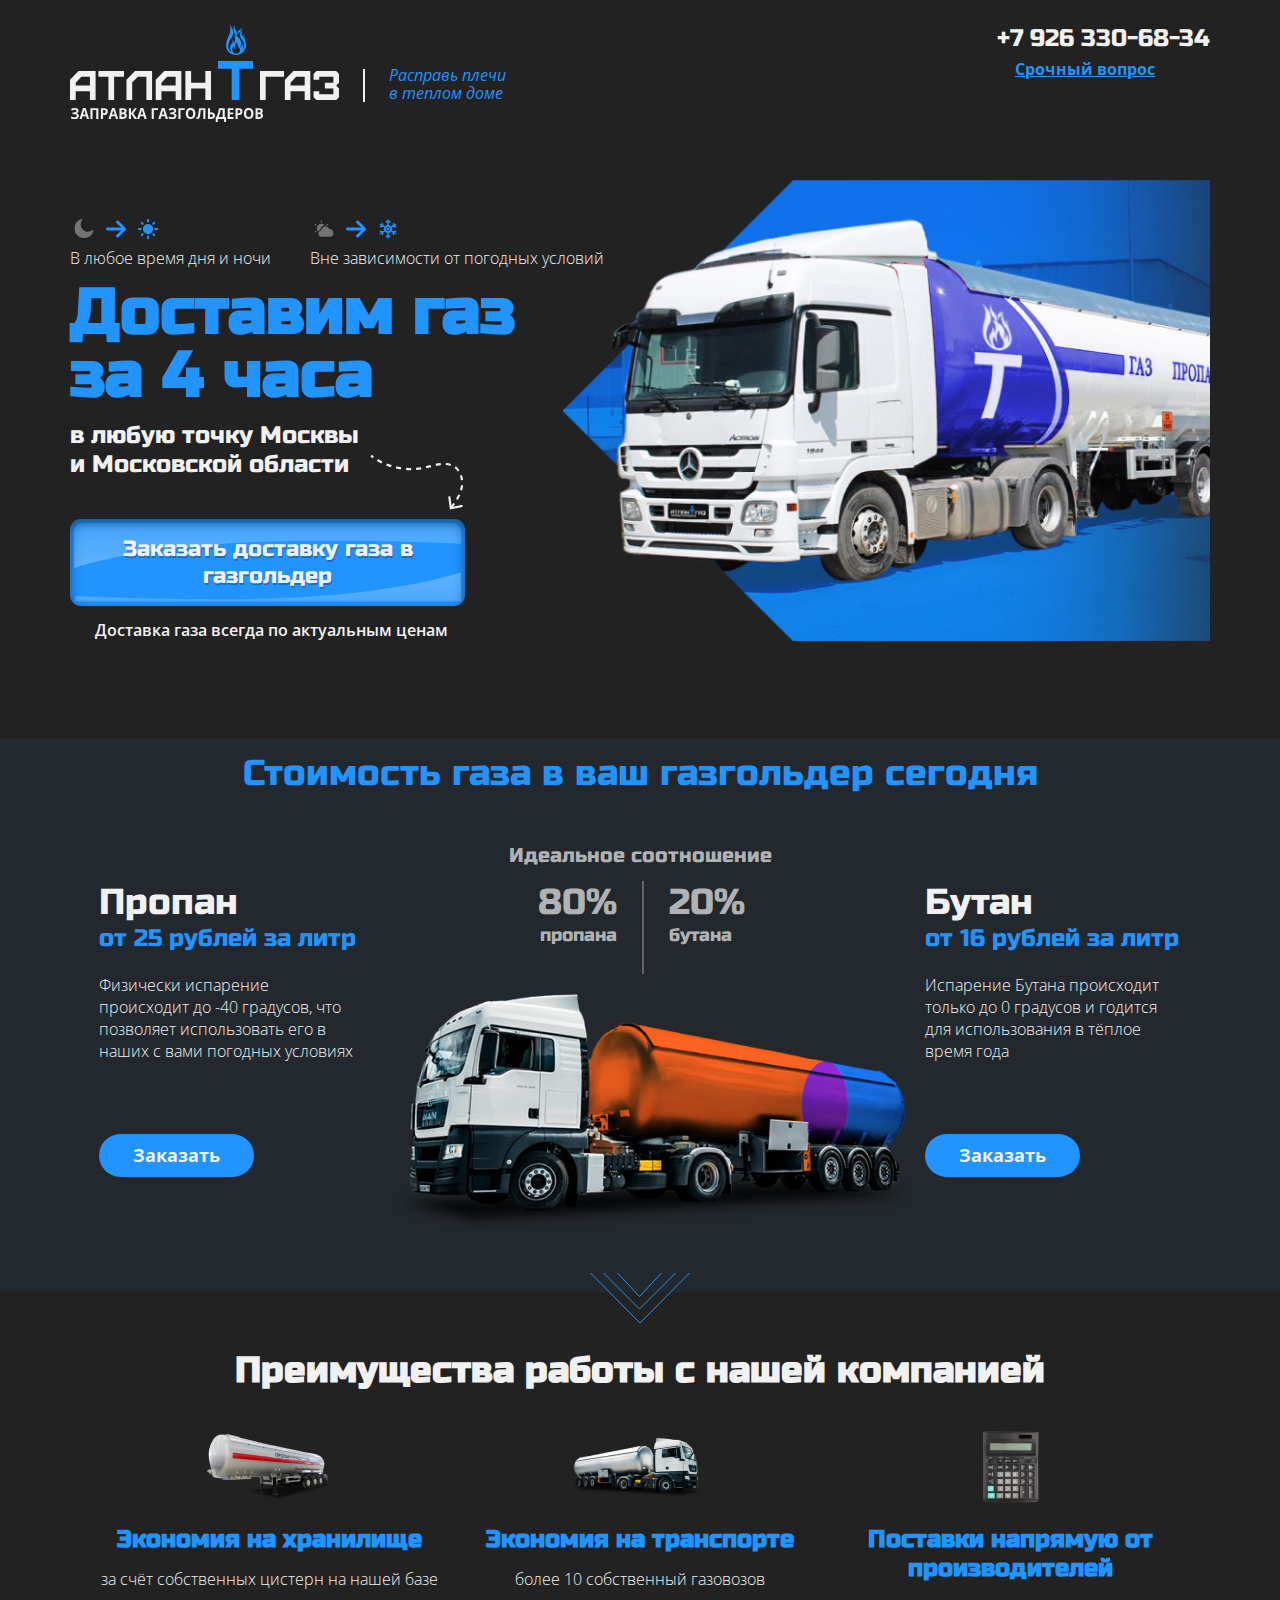
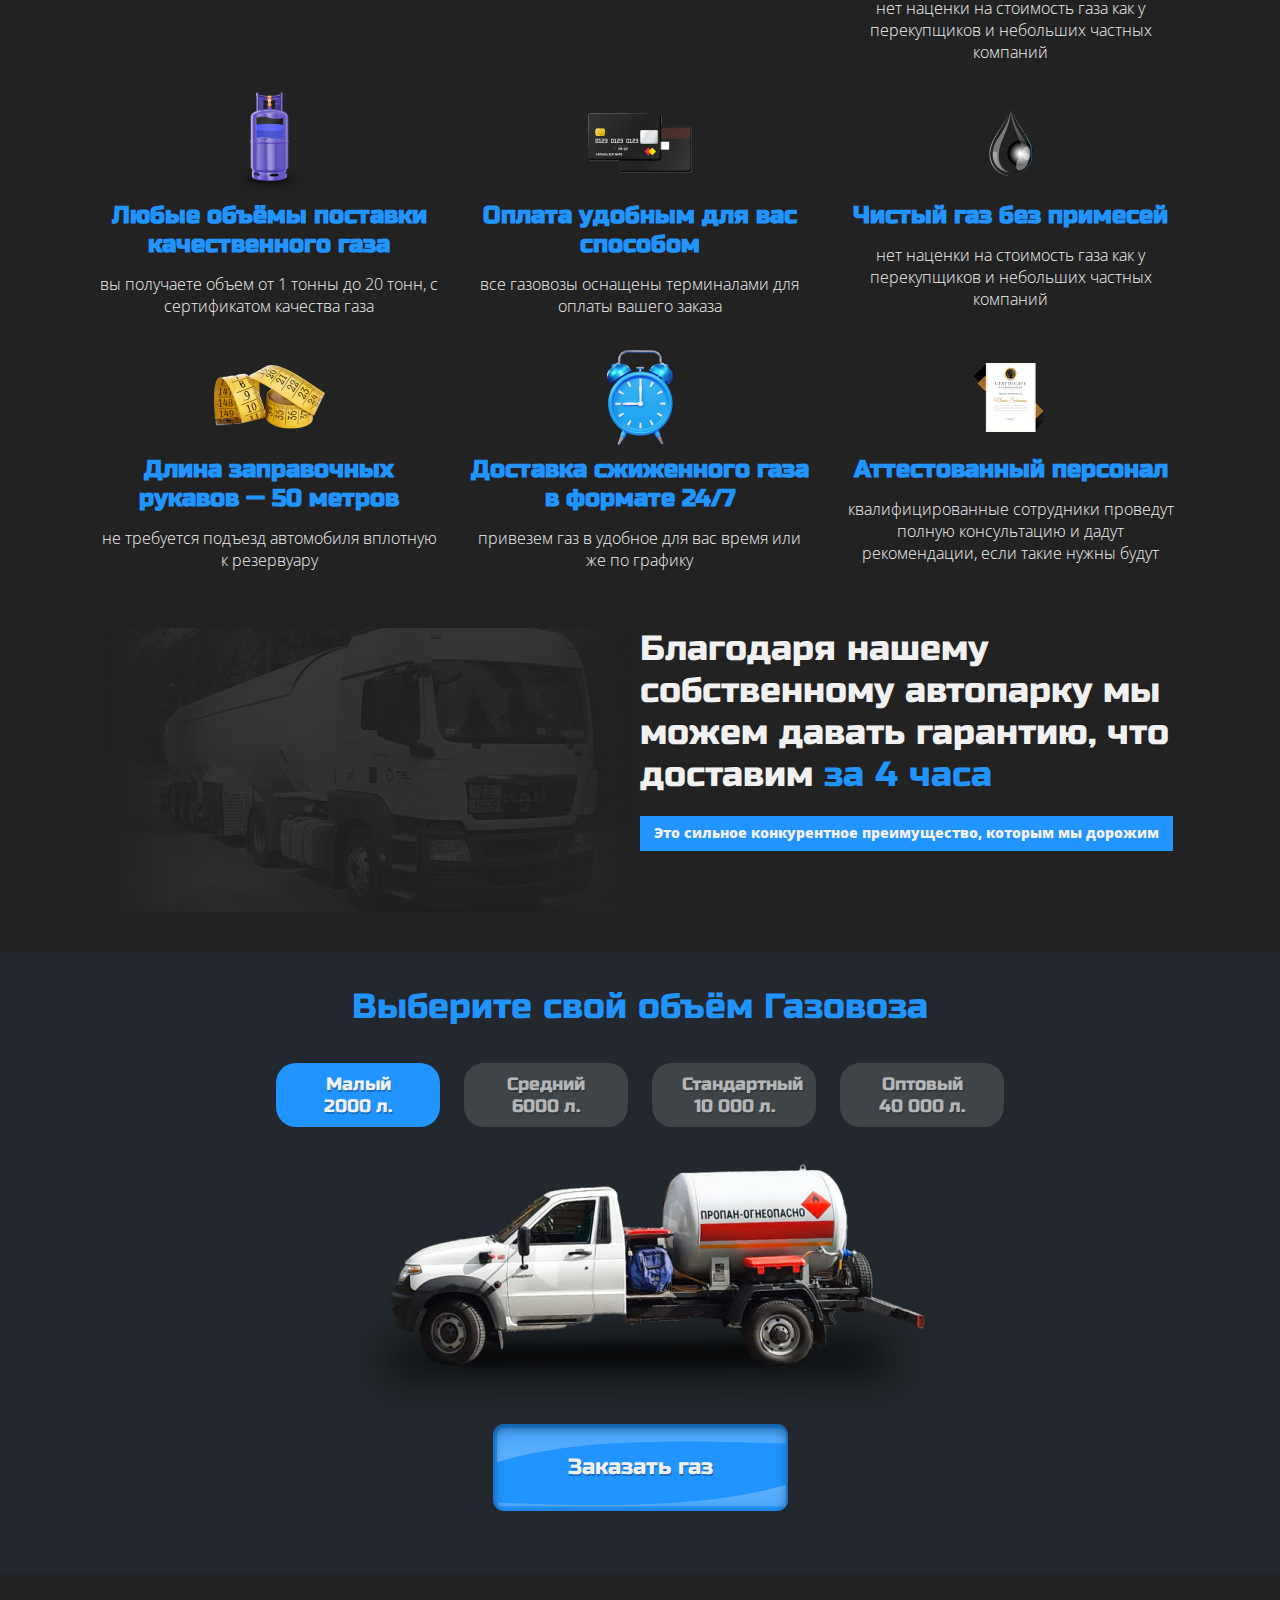
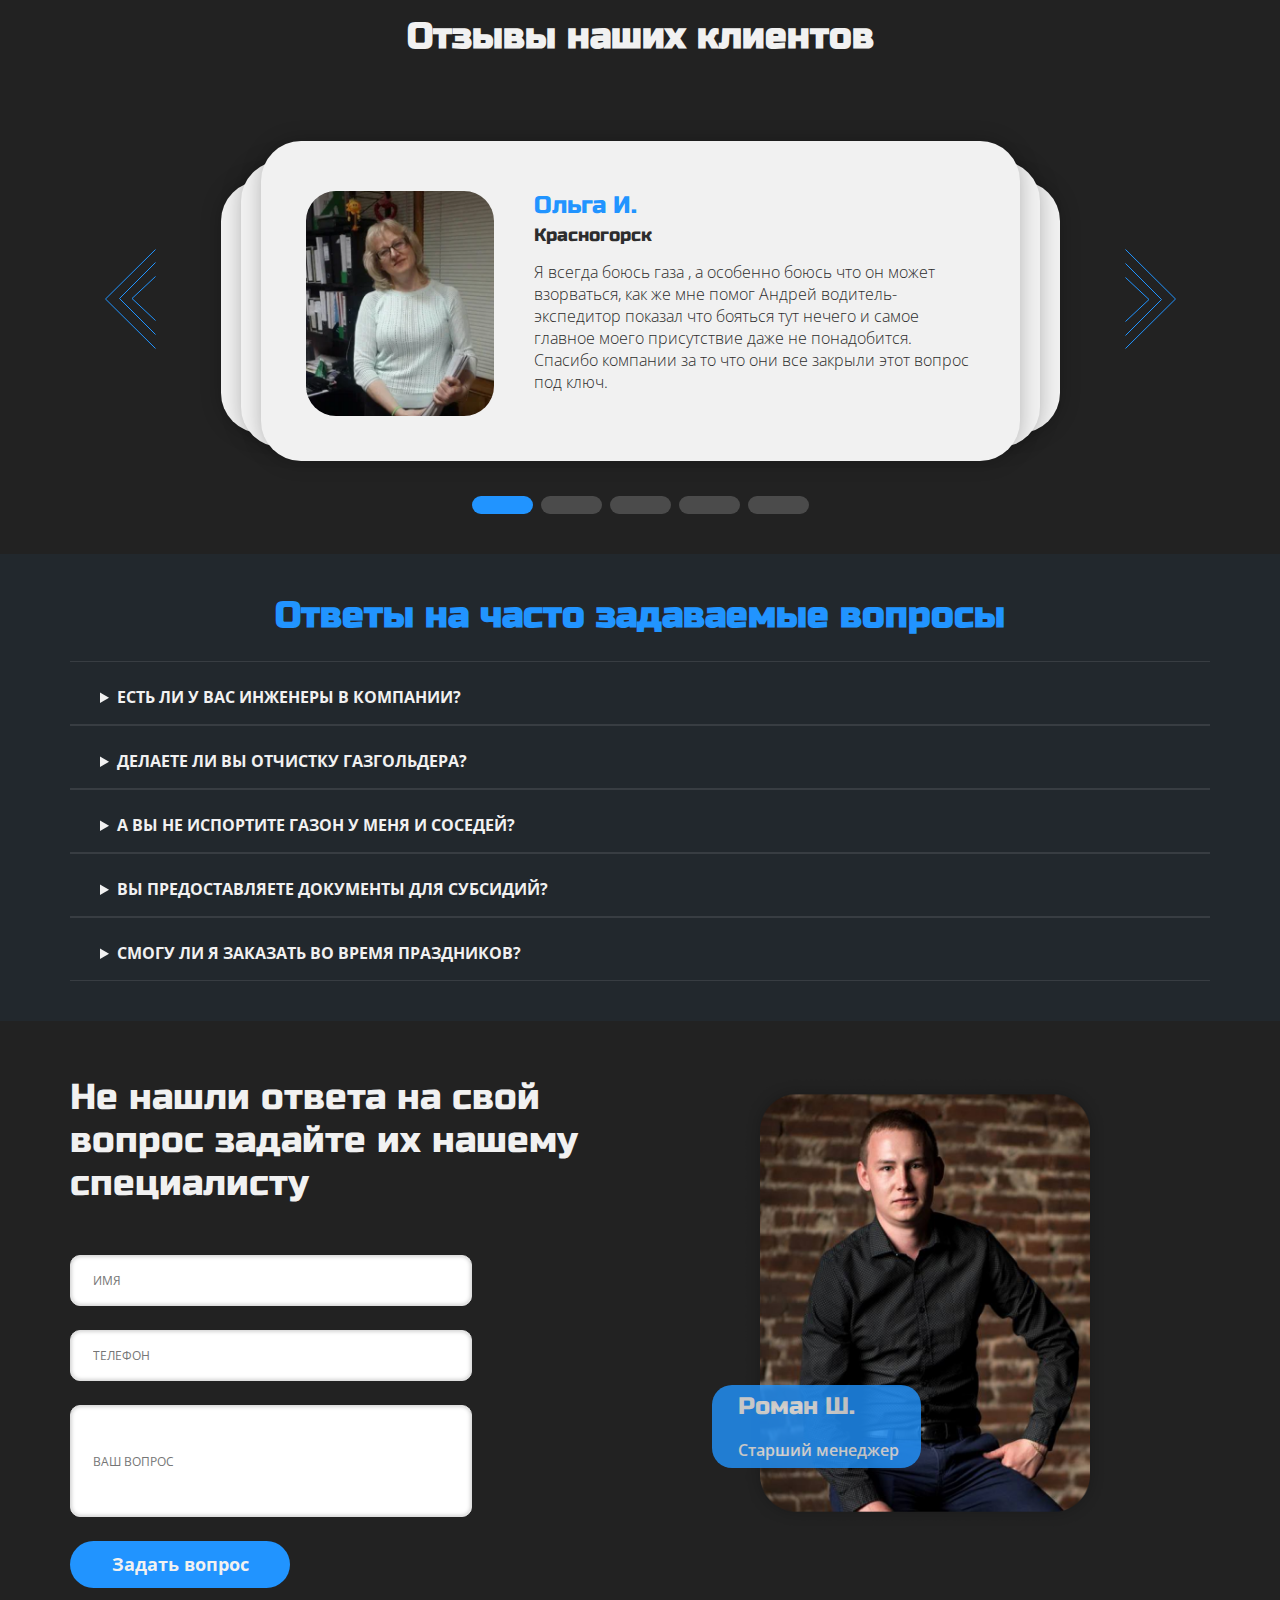
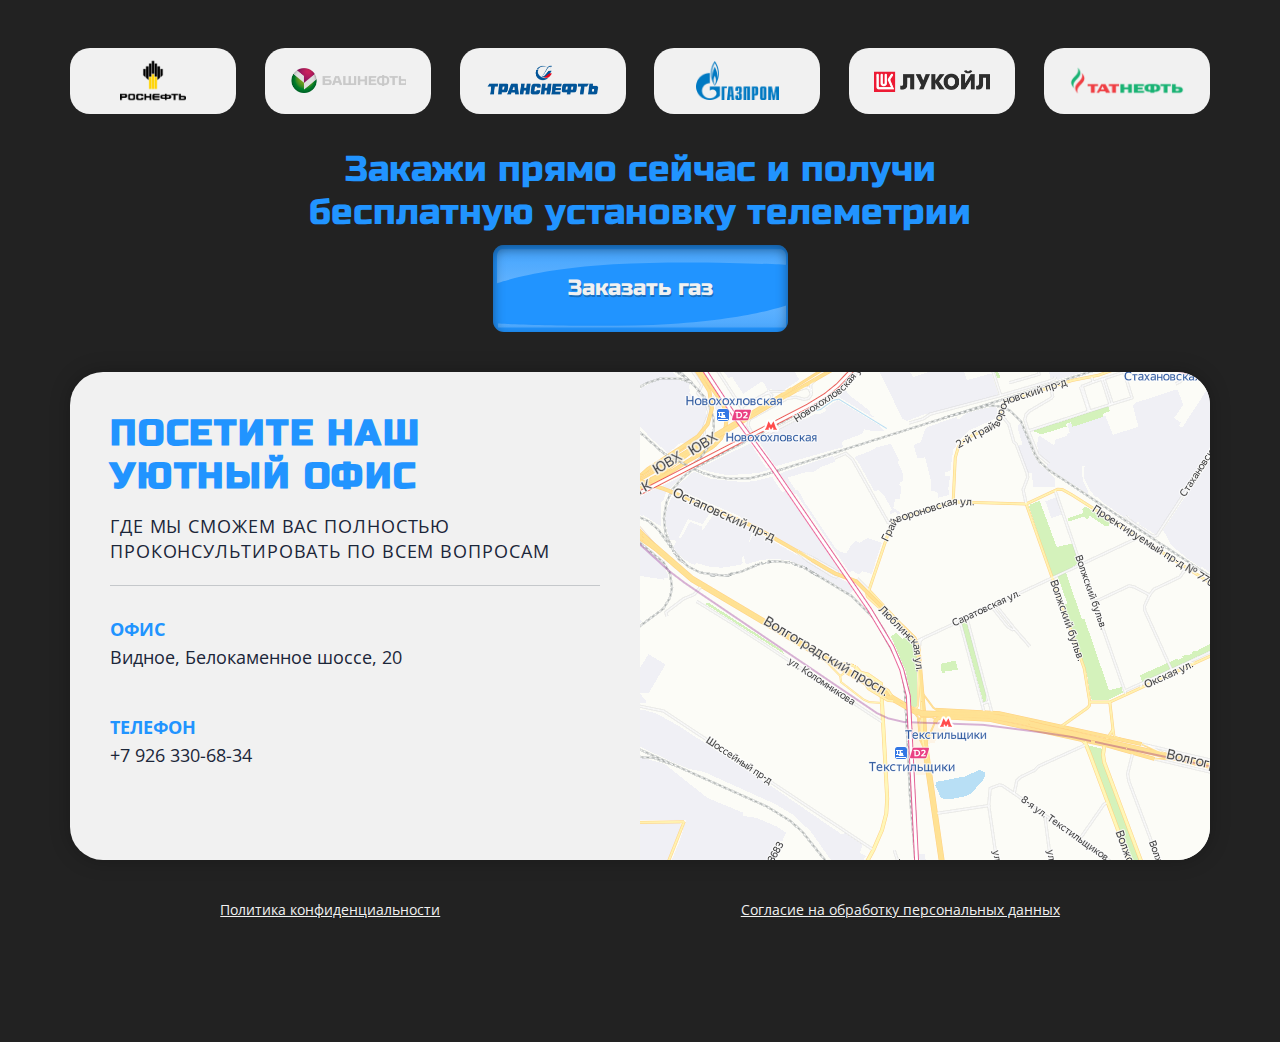
<file: index.html>
<!DOCTYPE html>
<html lang="en">
<head>
    <meta charset="UTF-8">
    <meta http-equiv="X-UA-Compatible" content="IE=edge">
    <meta name="viewport" content="width=device-width, initial-scale=1.0">
    <link rel="stylesheet" type="text/css" href="styles.css">
    <link rel="preconnect" href="https://fonts.googleapis.com">
    <link rel="preconnect" href="https://fonts.gstatic.com" crossorigin>
    <link href="https://fonts.googleapis.com/css2?family=Open+Sans&display=swap" rel="stylesheet">
    <link href="https://fonts.googleapis.com/css2?family=Russo+One&display=swap" rel="stylesheet">
    <title>Атлант Газ</title>
</head>
<body class="body">
    <div class="wrapper" id="wrapper">
        <section class="header">
            <article class="header__top">
                <img src="img/Logo.svg" alt="Логотип компании" class="header__logo">
                <span class="dash"></span>
                <p class="logo__slogan">Расправь плечи<br> в теплом доме</p>
                <div class="header__contakts">
                    <span class="contakts__tel">+7 926 330-68-34</span>
                    <span class="contakts__text">Срочный вопрос</span>
                </div>
            </article>
            <article class="header__main">
                <div class="main__small__block">
                    <svg width="20" height="21" viewBox="0 0 20 21" fill="none" xmlns="http://www.w3.org/2000/svg"><g opacity="0.4" clip-path="url(#clip0_6_229)"><path d="M19.5133 11.4491C19.3087 11.398 19.1041 11.4491 18.9251 11.5771C18.2602 12.1399 17.4929 12.6004 16.649 12.9074C15.8562 13.2144 14.9866 13.3679 14.066 13.3679C11.9944 13.3679 10.1019 12.5237 8.74647 11.1677C7.39102 9.81179 6.54706 7.9186 6.54706 5.84633C6.54706 4.97649 6.70051 4.13223 6.95626 3.36472C7.23757 2.54604 7.64677 1.80412 8.18383 1.16453C8.414 0.883109 8.36285 0.473771 8.08153 0.243519C7.90251 0.115601 7.69791 0.0644333 7.49332 0.1156C5.31949 0.704023 3.42698 2.00879 2.07153 3.74847C0.767234 5.46257 0 7.58601 0 9.88854C0 12.6772 1.12528 15.2099 2.96664 17.0519C4.808 18.894 7.3143 20.0196 10.1275 20.0196C12.4803 20.0196 14.6542 19.201 16.3932 17.845C18.1579 16.4635 19.4366 14.4936 19.9737 12.2422C20.076 11.8841 19.8714 11.5259 19.5133 11.4491Z" fill="#F1F1F1"/></g><defs><clipPath id="clip0_6_229"><rect width="20" height="20.0071" fill="white" transform="translate(0 0.0542755)"/></clipPath></defs></svg>
                    <svg width="16" height="16" viewBox="0 0 16 16" fill="none" xmlns="http://www.w3.org/2000/svg"><g clip-path="url(#clip0_12_843)"><path d="M0.96172 6.87698C1.02719 6.86635 1.09344 6.86145 1.15973 6.86231L12.4474 6.86231L12.2013 6.74783C11.9607 6.63396 11.7418 6.47898 11.5545 6.28991L8.38913 3.12456C7.97224 2.72661 7.9022 2.08642 8.22313 1.60771C8.59666 1.0976 9.31297 0.986844 9.82312 1.36037C9.86433 1.39056 9.90351 1.42348 9.94032 1.45889L15.6643 7.18285C16.1116 7.62968 16.112 8.35451 15.6652 8.80184C15.6649 8.80212 15.6646 8.80244 15.6643 8.80273L9.94032 14.5267C9.49263 14.9731 8.7678 14.9721 8.32133 14.5244C8.2862 14.4892 8.2534 14.4517 8.22313 14.4122C7.9022 13.9335 7.97224 13.2933 8.38913 12.8954L11.5487 9.72429C11.7167 9.55615 11.9098 9.41516 12.1211 9.30644L12.4646 9.15189L1.22273 9.15189C0.637923 9.17361 0.124841 8.76509 0.0149769 8.19027C-0.0862297 7.56618 0.33763 6.97822 0.96172 6.87698Z" fill="#2194FF"/></g><defs><clipPath id="clip0_12_843"><rect width="16" height="16" fill="white" transform="matrix(-1 -8.74228e-08 -8.74228e-08 1 16 0)"/></clipPath></defs></svg>
                    <svg width="25" height="25" viewBox="0 0 25 25" fill="none" xmlns="http://www.w3.org/2000/svg"><path d="M12.5 6.23837C9.04727 6.23837 6.23837 9.04783 6.23837 12.5006C6.23837 15.9533 9.04727 18.7627 12.5 18.7627C15.9522 18.7627 18.7616 15.9538 18.7616 12.5006C18.7616 9.04727 15.9522 6.23837 12.5 6.23837Z" fill="#2194FF"/><path d="M12.5 4.3977C11.8252 4.3977 11.2782 3.85075 11.2782 3.17648V1.22177C11.2782 0.546944 11.8252 0 12.5 0C13.1748 0 13.7218 0.546944 13.7218 1.22177V3.17648C13.7218 3.85075 13.1743 4.3977 12.5 4.3977Z" fill="#2194FF"/><path d="M12.5 20.6017C11.8252 20.6017 11.2782 21.1487 11.2782 21.8235V23.7777C11.2782 24.4531 11.8252 25 12.5 25C13.1748 25 13.7218 24.4531 13.7218 23.7777V21.8235C13.7218 21.1487 13.1743 20.6017 12.5 20.6017Z" fill="#2194FF"/><path d="M18.2285 6.77092C17.7519 6.29373 17.7519 5.52037 18.2285 5.04318L19.6108 3.66087C20.0875 3.18423 20.8614 3.18423 21.3386 3.66087C21.8158 4.13806 21.8158 4.91198 21.3386 5.38862L19.9563 6.77092C19.4796 7.24811 18.7063 7.24811 18.2285 6.77092Z" fill="#2194FF"/><path d="M6.77093 18.2296C6.29374 17.7519 5.52038 17.7519 5.04319 18.2296L3.66088 19.6114C3.18424 20.088 3.18369 20.8625 3.66088 21.3391C4.13807 21.8158 4.91199 21.8158 5.38862 21.3391L6.77093 19.9563C7.24812 19.4796 7.24812 18.7057 6.77093 18.2296Z" fill="#2194FF"/><path d="M20.6017 12.5C20.6017 11.8252 21.1487 11.2782 21.8235 11.2782H23.7782C24.4531 11.2782 25 11.8252 25 12.5C25 13.1748 24.4531 13.7212 23.7782 13.7212H21.8235C21.1487 13.7212 20.6017 13.1748 20.6017 12.5Z" fill="#2194FF"/><path d="M4.3977 12.5C4.3977 11.8252 3.85075 11.2782 3.17593 11.2782H1.22177C0.546944 11.2782 0 11.8252 0 12.5C0 13.1748 0.546944 13.7212 1.22177 13.7212H3.17648C3.85075 13.7212 4.3977 13.1748 4.3977 12.5Z" fill="#2194FF"/><path d="M18.2285 18.2296C18.7057 17.753 19.4796 17.753 19.9563 18.2296L21.3386 19.6119C21.8158 20.088 21.8158 20.8625 21.3386 21.3391C20.8614 21.8158 20.088 21.8158 19.6108 21.3391L18.2285 19.9568C17.7513 19.4796 17.7513 18.7063 18.2285 18.2296Z" fill="#2194FF"/><path d="M6.77093 6.77092C7.24812 6.29373 7.24812 5.52037 6.77093 5.04318L5.38862 3.66142C4.91143 3.18423 4.13806 3.18423 3.66087 3.66142C3.18368 4.13806 3.18368 4.91198 3.66087 5.38861L5.04318 6.77092C5.52037 7.24867 6.29373 7.24867 6.77093 6.77092Z" fill="#2194FF"/></svg>
                    <div class="regular__text-fw300">В любое время дня и ночи</div>
                </div>
                <div class="main__small__block">
                    <svg width="22" height="23" viewBox="0 0 22 23" fill="none" xmlns="http://www.w3.org/2000/svg"><g opacity="0.4" clip-path="url(#clip0_6_287)"><path d="M7.93817 4.14382C8.29412 4.14382 8.5827 3.85524 8.5827 3.49929V2.20142C8.5827 1.84546 8.29412 1.55688 7.93817 1.55688C7.58222 1.55688 7.29364 1.84546 7.29364 2.20142V3.49929C7.29364 3.85524 7.58222 4.14382 7.93817 4.14382Z" fill="#F1F1F1"/><path d="M2.09091 6.5046L0.966887 5.85564C0.658586 5.67758 0.26439 5.78329 0.0864564 6.09154C-0.0915203 6.39985 0.014097 6.79404 0.322355 6.97198L1.44638 7.62093C1.75395 7.79857 2.14844 7.69402 2.32681 7.38504C2.50478 7.07673 2.39916 6.68254 2.09091 6.5046Z" fill="#F1F1F1"/><path d="M1.44637 13.6314L0.32235 14.2803C-0.246556 14.6087 -0.0129782 15.4831 0.645217 15.4831C0.937276 15.4831 1.01105 15.342 2.09086 14.7477C2.39912 14.5697 2.50473 14.1756 2.32676 13.8673C2.14882 13.559 1.75471 13.4533 1.44637 13.6314Z" fill="#F1F1F1"/><path d="M14.4299 7.62092L15.5539 6.97197C15.8622 6.79399 15.9678 6.39984 15.7898 6.09154C15.6119 5.78329 15.2177 5.67758 14.9094 5.85564L13.7854 6.5046C13.4771 6.68258 13.3715 7.07673 13.5495 7.38503C13.7283 7.69483 14.1231 7.79813 14.4299 7.62092Z" fill="#F1F1F1"/><path d="M6.63545 12.2589C7.11382 9.63717 9.2253 7.62895 11.8611 7.2831C10.9147 6.17338 9.50726 5.4684 7.93813 5.4684C5.09497 5.4684 2.78192 7.78232 2.78192 10.6265C2.78192 11.9849 3.30979 13.2221 4.17084 14.1442C4.76695 13.2691 5.63702 12.6013 6.63545 12.2589Z" fill="#F1F1F1"/><path d="M17.1405 11.5418C16.4106 9.73757 14.6417 8.52026 12.6587 8.52026C9.9997 8.52026 7.85337 10.6637 7.82527 13.3068C5.99458 13.5077 4.60205 15.078 4.60205 16.9203C4.60205 18.9249 6.23233 20.5558 8.23618 20.5558C18.3773 20.5452 17.8224 20.5817 17.999 20.5269C20.2518 20.2727 22 18.3614 22 16.0425C22 13.3944 19.7381 11.3383 17.1405 11.5418Z" fill="#F1F1F1"/></g><defs><clipPath id="clip0_6_287"><rect width="22" height="22.0079" fill="white" transform="translate(0 0.0535583)"/></clipPath></defs></svg>
                    <svg width="16" height="16" viewBox="0 0 16 16" fill="none" xmlns="http://www.w3.org/2000/svg"><g clip-path="url(#clip0_12_847)"><path d="M0.96169 6.87698C1.02716 6.86635 1.09341 6.86145 1.1597 6.86231L12.4474 6.86231L12.2013 6.74783C11.9607 6.63396 11.7418 6.47898 11.5544 6.28991L8.3891 3.12456C7.97221 2.72661 7.90217 2.08642 8.2231 1.60772C8.59663 1.0976 9.31294 0.986846 9.82309 1.36037C9.8643 1.39056 9.90348 1.42348 9.94029 1.45889L15.6642 7.18285C16.1116 7.62968 16.112 8.35451 15.6651 8.80184C15.6649 8.80212 15.6645 8.80244 15.6642 8.80273L9.94029 14.5267C9.4926 14.9731 8.76777 14.9721 8.3213 14.5244C8.28617 14.4892 8.25337 14.4517 8.2231 14.4122C7.90217 13.9335 7.97221 13.2933 8.3891 12.8954L11.5487 9.72429C11.7167 9.55615 11.9098 9.41516 12.1211 9.30644L12.4646 9.15189L1.2227 9.15189C0.637893 9.17361 0.124812 8.7651 0.0149476 8.19027C-0.0862593 7.56618 0.3376 6.97822 0.96169 6.87698Z" fill="#2194FF"/></g><defs><clipPath id="clip0_12_847"><rect width="16" height="16" fill="white" transform="matrix(-1 8.74228e-08 8.74228e-08 1 16 0)"/></clipPath></defs></svg>
                    <svg width="22" height="22" viewBox="0 0 22 22" fill="none" xmlns="http://www.w3.org/2000/svg"><path d="M11.9992 9.71154C11.9666 9.65724 11.9206 9.61229 11.8655 9.58106C11.8104 9.54983 11.7482 9.53339 11.6849 9.53334H10.3151C10.2518 9.53335 10.1896 9.54974 10.1345 9.5809C10.0795 9.61206 10.0334 9.65694 10.0008 9.71117L9.34083 10.8112C9.30664 10.8682 9.28857 10.9334 9.28857 10.9998C9.28857 11.0663 9.30664 11.1315 9.34083 11.1885L10.0008 12.2885C10.0334 12.3428 10.0794 12.3877 10.1345 12.419C10.1895 12.4502 10.2518 12.4666 10.3151 12.4667H11.6849C11.7482 12.4667 11.8104 12.4503 11.8655 12.4191C11.9205 12.388 11.9666 12.3431 11.9992 12.2888L12.6592 11.1888C12.6934 11.1319 12.7114 11.0666 12.7114 11.0002C12.7114 10.9337 12.6934 10.8685 12.6592 10.8115L11.9992 9.71154Z" fill="#2194FF"/><path d="M19.9038 15.2937L18.4371 14.4478L19.6167 14.0144C19.7936 13.9537 19.942 13.8301 20.0338 13.6671C20.1255 13.5041 20.1541 13.3131 20.1143 13.1303C20.0889 13.0309 20.0429 12.9379 19.9794 12.8573C19.9158 12.7767 19.836 12.7104 19.7452 12.6626C19.6543 12.6148 19.5545 12.5866 19.4521 12.5798C19.3497 12.573 19.247 12.5878 19.1507 12.6232L16.7849 13.4933L14.9274 12.4205L15.5467 11.3729C15.6134 11.26 15.6486 11.1312 15.6486 11C15.6486 10.8688 15.6134 10.7401 15.5467 10.6271L14.9278 9.57954L16.7849 8.50667L19.1507 9.37677C19.2516 9.414 19.3596 9.42854 19.4669 9.41935C19.5741 9.41017 19.678 9.37748 19.7712 9.32362C19.8644 9.26976 19.9446 9.19605 20.0061 9.10771C20.0676 9.01937 20.1089 8.91857 20.1271 8.81247C20.1521 8.63793 20.1155 8.46012 20.0235 8.30967C19.9316 8.15922 19.79 8.04554 19.6233 7.98821L18.4382 7.55334L19.9049 6.70597C20.0684 6.61628 20.1933 6.46955 20.2556 6.29375C20.318 6.11794 20.3135 5.92534 20.243 5.75264C20.2011 5.65881 20.14 5.57482 20.0636 5.50612C19.9872 5.43742 19.8972 5.38554 19.7995 5.35384C19.7018 5.32213 19.5985 5.31132 19.4963 5.3221C19.3941 5.33288 19.2953 5.36501 19.2064 5.41641L17.7031 6.28357L17.9168 5.04717C17.9515 4.87155 17.9234 4.68931 17.8374 4.53229C17.7515 4.37526 17.6131 4.25343 17.4464 4.18807C17.3458 4.15246 17.2386 4.13925 17.1323 4.14936C17.026 4.15947 16.9233 4.19266 16.8311 4.24661C16.739 4.30055 16.6598 4.37396 16.599 4.4617C16.5382 4.54943 16.4973 4.64938 16.4791 4.75457L16.0498 7.23837L14.1798 8.31821L13.5949 7.32821C13.5304 7.21843 13.4383 7.12737 13.3279 7.06398C13.2174 7.00058 13.0923 6.96705 12.965 6.96667H11.7334V4.74357L13.64 3.15517C13.7796 3.04379 13.8756 2.88686 13.9112 2.71185C13.9468 2.53683 13.9197 2.35487 13.8347 2.19781C13.7811 2.10554 13.708 2.0261 13.6205 1.96501C13.533 1.90393 13.4332 1.86268 13.3281 1.84414C13.223 1.8256 13.1151 1.83022 13.012 1.85767C12.9089 1.88513 12.813 1.93476 12.7311 2.00311L11.7334 2.83434V1.13924C11.7373 0.960728 11.6784 0.78651 11.5668 0.647081C11.4553 0.507652 11.2982 0.411896 11.1232 0.376573C11.018 0.358635 10.9101 0.363898 10.8071 0.391995C10.704 0.420091 10.6084 0.470343 10.5268 0.539239C10.4453 0.608135 10.3797 0.694013 10.3348 0.790872C10.2899 0.88773 10.2666 0.993233 10.2667 1.10001V2.83434L9.29942 2.02767C9.16478 1.91051 8.99323 1.84444 8.81479 1.84102C8.63634 1.8376 8.46238 1.89706 8.32336 2.00897C8.24219 2.07837 8.17715 2.16466 8.1328 2.2618C8.08845 2.35895 8.06585 2.46461 8.06659 2.5714C8.06732 2.67818 8.09137 2.78352 8.13705 2.88005C8.18273 2.97658 8.24894 3.06196 8.33106 3.13024L10.2671 4.74357V6.96667H9.03506C8.90756 6.96668 8.78227 6.99993 8.67155 7.06314C8.56082 7.12634 8.46849 7.21733 8.40366 7.32711L7.81882 8.31711L5.94882 7.23727L5.52679 4.79491C5.49886 4.6101 5.40404 4.44199 5.26034 4.32249C5.11664 4.20298 4.93405 4.14041 4.74726 4.14664C4.64478 4.1536 4.54491 4.18202 4.45412 4.23004C4.36333 4.27806 4.28363 4.34462 4.2202 4.4254C4.15677 4.50619 4.11102 4.59939 4.08591 4.69899C4.06079 4.79858 4.05688 4.90234 4.07442 5.00354L4.29442 6.28247L2.82776 5.43474C2.67522 5.34197 2.4949 5.30583 2.31839 5.33264C2.14188 5.35946 1.98043 5.44752 1.86233 5.58141C1.79419 5.66357 1.74481 5.75962 1.71764 5.86285C1.69047 5.96608 1.68616 6.07399 1.70501 6.17905C1.72387 6.28412 1.76543 6.3838 1.8268 6.47114C1.88817 6.55847 1.96787 6.63136 2.06033 6.68471L3.56366 7.55187L2.37786 7.98784C2.21099 8.04517 2.06932 8.15887 1.97723 8.30938C1.88514 8.4599 1.8484 8.6378 1.87333 8.81247C1.89149 8.91857 1.9328 9.01937 1.9943 9.10771C2.0558 9.19605 2.136 9.26976 2.2292 9.32362C2.3224 9.37748 2.42631 9.41017 2.53356 9.41935C2.6408 9.42854 2.74876 9.414 2.84976 9.37677L5.21512 8.50667L7.07266 9.57954L6.45336 10.6271C6.38665 10.7401 6.35147 10.8688 6.35147 11C6.35147 11.1312 6.38665 11.26 6.45336 11.3729L7.07229 12.4205L5.21512 13.4933L2.84976 12.6232C2.75343 12.5878 2.65072 12.5729 2.54829 12.5796C2.44585 12.5864 2.34597 12.6145 2.25511 12.6623C2.16424 12.71 2.08442 12.7764 2.0208 12.8569C1.95718 12.9375 1.91119 13.0305 1.88579 13.13C1.84589 13.3128 1.87452 13.5038 1.96625 13.6669C2.05799 13.8299 2.20642 13.9536 2.38336 14.0144L3.56182 14.4467L2.09846 15.29C1.93242 15.3809 1.80605 15.5302 1.74385 15.709C1.68166 15.8878 1.68808 16.0833 1.76186 16.2576C1.80487 16.3497 1.86655 16.4319 1.943 16.4989C2.01945 16.5659 2.109 16.6163 2.20595 16.6468C2.3029 16.6774 2.40515 16.6874 2.5062 16.6764C2.60724 16.6653 2.70489 16.6333 2.79292 16.5825L4.29626 15.7153L4.08176 16.9569C4.05973 17.0643 4.06154 17.1752 4.08705 17.2818C4.11256 17.3885 4.16116 17.4882 4.22941 17.574C4.29766 17.6598 4.3839 17.7296 4.48206 17.7784C4.58021 17.8273 4.68789 17.854 4.79749 17.8567C4.97018 17.8564 5.13725 17.7952 5.26925 17.6839C5.40126 17.5725 5.48973 17.4182 5.51909 17.248L5.94846 14.7642L7.81846 13.6844L8.40329 14.6744C8.46833 14.7839 8.5608 14.8747 8.67159 14.9376C8.78237 15.0006 8.90764 15.0335 9.03506 15.0333H10.2667V17.2564L8.36002 18.8467C8.22047 18.9579 8.12455 19.1148 8.08909 19.2897C8.05362 19.4646 8.08087 19.6465 8.16606 19.8033C8.21968 19.8956 8.2928 19.975 8.3803 20.0361C8.4678 20.0972 8.56758 20.1384 8.67267 20.157C8.77776 20.1755 8.88563 20.1709 8.98876 20.1434C9.09188 20.116 9.18776 20.0664 9.26972 19.998L10.2667 19.1657V20.8608C10.2627 21.0393 10.3217 21.2135 10.4332 21.3529C10.5448 21.4924 10.7018 21.5881 10.8768 21.6234C10.9821 21.6414 11.09 21.6361 11.193 21.608C11.296 21.5799 11.3916 21.5297 11.4732 21.4608C11.5548 21.3919 11.6203 21.306 11.6653 21.2091C11.7102 21.1123 11.7334 21.0068 11.7334 20.9V19.1657L12.7307 19.9969C12.8144 20.0667 12.9126 20.117 13.0181 20.1442C13.1237 20.1713 13.234 20.1745 13.3409 20.1537C13.4479 20.1328 13.5489 20.0884 13.6365 20.0236C13.7242 19.9588 13.7962 19.8753 13.8476 19.7791C13.9255 19.6241 13.9477 19.4471 13.9106 19.2777C13.8735 19.1082 13.7793 18.9567 13.6437 18.8485L11.7334 17.2564V15.0333H12.965C13.0925 15.0333 13.2178 15.0001 13.3285 14.9369C13.4392 14.8737 13.5316 14.7827 13.5964 14.6729L14.1812 13.6829L16.0512 14.7627L16.4806 17.2465C16.5099 17.4167 16.5984 17.5711 16.7304 17.6824C16.8624 17.7938 17.0295 17.855 17.2022 17.8552C17.312 17.8518 17.4198 17.8245 17.518 17.7751C17.6162 17.7257 17.7024 17.6554 17.7705 17.5692C17.8387 17.483 17.8872 17.383 17.9127 17.276C17.9381 17.1691 17.9399 17.058 17.9179 16.9503L17.7045 15.7175L19.2079 16.5847C19.2959 16.6356 19.3935 16.6676 19.4946 16.6788C19.5957 16.6899 19.698 16.6799 19.795 16.6494C19.8919 16.6188 19.9815 16.5685 20.058 16.5015C20.1345 16.4345 20.1962 16.3523 20.2393 16.2602C20.3131 16.0862 20.3196 15.8909 20.2576 15.7123C20.1957 15.5338 20.0695 15.3846 19.9038 15.2937ZM13.288 11.5658L12.628 12.6658C12.53 12.8283 12.3917 12.9629 12.2265 13.0565C12.0613 13.1501 11.8748 13.1995 11.685 13.2H10.3151C10.1252 13.1995 9.93872 13.1501 9.77354 13.0565C9.60835 12.9629 9.47007 12.8283 9.37202 12.6658L8.71202 11.5658C8.60909 11.395 8.5547 11.1994 8.5547 11C8.5547 10.8006 8.60909 10.605 8.71202 10.4342L9.37202 9.33424C9.47007 9.17167 9.60835 9.0371 9.77354 8.94352C9.93872 8.84995 10.1252 8.80052 10.3151 8.80001H11.685C11.8748 8.80052 12.0613 8.84995 12.2265 8.94352C12.3917 9.0371 12.53 9.17167 12.628 9.33424L13.288 10.4342C13.391 10.605 13.4453 10.8006 13.4453 11C13.4453 11.1994 13.391 11.395 13.288 11.5658Z" fill="#2194FF"/></svg>
                    <div class="regular__text-fw300">Вне зависимости от погодных условий</div>
                </div>
                <h1 class="header__main__h1">Доставим газ <br>за 4 часа</h1>
                <p class="header__main__underh1">в любую точку Москвы<br> и Московской области</p>
                <button class="btn__header__main button__glass btnZakaz">Заказать доставку газа в газгольдер</button>
                <p class="regular__text-fw600 text1">Доставка газа всегда по актуальным ценам</p>
            </article>
        </section>
        <main class="main">
            <article class="main__top">
                <p class="main__top__header">Стоимость газа в ваш газгольдер сегодня</p>
                <p class="main__top__subheader">Идеальное соотношение</p>
                <div class="main__top__grid">
                    <div class="main__top__grid__item item1">Пропан</div>
                    <div class="main__top__grid__item item2">80%</div>
                    <div class="main__top__grid__item item3">20%</div>
                    <div class="main__top__grid__item item4">Бутан</div>
                    <div class="main__top__grid__item item5">от 25 рублей за литр</div>
                    <div class="main__top__grid__item item6">пропана</div>
                    <div class="main__top__grid__item item7">бутана</div>
                    <div class="main__top__grid__item item8">от 16 рублей за литр</div>
                    <div class="main__top__grid__item item9">Физически испарение происходит до -40 градусов, что позволяет использовать его в наших с вами погодных условиях</div>
                    <div class="main__top__grid__item item0"><input type="button" value="Заказать" class="button__zakaz btnZakaz"></div>
                    <div class="main__top__grid__item item11">Испарение Бутана происходит только до 0 градусов и годится для использования в тёплое время года</div>
                    <div class="main__top__grid__item item12"><input type="button" value="Заказать" class="button__zakaz btnZakaz"></div>
                    <div class="main__top__grid__item item13"><img src="img/proportions1.png"></div>
                </div>
            </article>
            <div class="scroll__down">
                <img src="img/scroll_down.svg">
            </div>
            <article class="main__block1">
                <h2 class="main__middle__header">Преимущества работы с нашей компанией</h2>
                <div class="main__middle__grid">
                    <div class="main__middle__grid-item">
                        <div class="main__middle__grid-item-img">
                            <img src="img/main__middle__grid-item1.png" alt="Большая цистерна с газом">
                        </div>
                        <h3 class="main__middle__grid-item-header">Экономия на хранилище</h3>
                        <p class="main__middle__grid-item-text">за счёт собственных цистерн на нашей базе</p>
                    </div>
                    <div class="main__middle__grid-item">
                        <div class="main__middle__grid-item-img">
                            <img src="img/main__middle__grid-item2.png" alt="Газовоз">
                        </div>
                        <h3 class="main__middle__grid-item-header">Экономия на транспорте</h3>
                        <p class="main__middle__grid-item-text">более 10 собственный газовозов</p>
                    </div>
                    <div class="main__middle__grid-item">
                        <div class="main__middle__grid-item-img">
                            <img src="img/main__middle__grid-item3.png" alt="Большая цистерна с газом">
                        </div>
                        <h3 class="main__middle__grid-item-header">Поставки напрямую от производителей</h3>
                        <p class="main__middle__grid-item-text">нет наценки на стоимость газа как у перекупщиков и небольших частных компаний</p>
                    </div>
                    <div class="main__middle__grid-item">
                        <div class="main__middle__grid-item-img">
                            <img src="img/main__middle__grid-item4.png" alt="Переносной баллон 15л с газом">
                        </div>
                        <h3 class="main__middle__grid-item-header">Любые объёмы поставки качественного газа</h3>
                        <p class="main__middle__grid-item-text">вы получаете объем от 1 тонны до 20 тонн, с сертификатом качества газа </p>
                    </div>
                    <div class="main__middle__grid-item">
                        <div class="main__middle__grid-item-img">
                            <img src="img/main__middle__grid-item5.png" alt="Пластиковая карта безналичного платежа">
                        </div>
                        <h3 class="main__middle__grid-item-header">Оплата удобным для вас способом</h3>
                        <p class="main__middle__grid-item-text">все газовозы оснащены терминалами для оплаты вашего заказа</p>
                    </div>
                    <div class="main__middle__grid-item">
                        <div class="main__middle__grid-item-img">
                            <img src="img/main__middle__grid-item6.png" alt="Капля нефти">
                        </div>
                        <h3 class="main__middle__grid-item-header">Чистый газ без примесей</h3>
                        <p class="main__middle__grid-item-text">нет наценки на стоимость газа как у перекупщиков и небольших частных компаний</p>
                    </div>
                    <div class="main__middle__grid-item">
                        <div class="main__middle__grid-item-img">
                            <img src="img/main__middle__grid-item7.png" alt="Мягкая портная рулетка">
                        </div>
                        <h3 class="main__middle__grid-item-header">Длина заправочных рукавов — 50 метров</h3>
                        <p class="main__middle__grid-item-text">не требуется подъезд автомобиля вплотную к резервуару</p>
                    </div>
                    <div class="main__middle__grid-item">
                        <div class="main__middle__grid-item-img">
                            <img src="img/main__middle__grid-item8.png" alt="Домашний настольный будильник">
                        </div>
                        <h3 class="main__middle__grid-item-header">Доставка сжиженного газа в формате 24/7</h3>
                        <p class="main__middle__grid-item-text">привезем газ в удобное для вас время или же  по графику</p>
                    </div>
                    <div class="main__middle__grid-item">
                        <div class="main__middle__grid-item-img">
                            <img src="img/main__middle__grid-item9.png" alt="Сертификат качества">
                        </div>
                        <h3 class="main__middle__grid-item-header">Аттестованный персонал</h3>
                        <p class="main__middle__grid-item-text">квалифицированные сотрудники проведут полную консультацию и дадут рекомендации, если такие нужны будут</p>
                    </div>
                </div>
            </article>
            <article class="main__block2">
                <p class="text__white__big">Благодаря нашему собственному автопарку мы можем давать гарантию, что доставим <span class="text__blue__big">за 4 часа</span></p>
                <div class="main__undermiddle__slogan">Это сильное конкурентное преимущество, которым мы дорожим</div>
            </article>
            <article class="main__block3">
                <div class="text__blue__big">Выберите свой объём Газовоза</div>
                <div class="main__block3__options" id="btn">
                    <input type="button" data-num="0" value="Малый 2000 л." class="block3__option block3__option-accent">
                    <input type="button" data-num="1" value="Средний 6000 л." class="block3__option">
                    <input type="button" data-num="2" value="Стандартный 10 000 л." class="block3__option">
                    <input type="button" data-num="3" value="Оптовый 40 000 л." class="block3__option">
                </div>
                <div class="main__block3__img">
                    <img src="img/carSize-little.png" alt="уаз газовоз" id="carImage" style="height: 100%;">
                </div>
                <button class="block3__button button__glass btnZakaz">Заказать газ</button>
            </article>
            <article class="main__block4">
                <h3 class="main__block4__header">Отзывы наших клиентов</h3>
                <div class="main__block4__slideshow">
                    <div class="slideshow__card">
                        <img src="img/slideshow__photo1.png" class="slideshow__card__img">
                        <span class="card__name">Ольга И.</span>
                        <span class="card__city">Красногорск</span>
                        <p class="card__text">Я  всегда боюсь газа , а особенно боюсь что он может взорваться, как же мне помог Андрей водитель-экспедитор показал что бояться тут нечего и самое главное моего присутствие даже не понадобится.  Спасибо  компании за то что они все закрыли  этот вопрос под ключ.</p>
                    </div>
                </div>
                <div class="main__block4__slideleft">
                    <img src="img/scroll_down.svg" class="showslide__slideleft__button">
                </div>
                <div class="main__block4__slideright">
                    <img src="img/scroll_down.svg" class="showslide__slideright__button">
                </div>
                <div class="main__block4__slidedots">
                    <div class="main__block4__slidedots__item main__block4__slidedots__item-active"></div>
                    <div class="main__block4__slidedots__item"></div>
                    <div class="main__block4__slidedots__item"></div>
                    <div class="main__block4__slidedots__item"></div>
                    <div class="main__block4__slidedots__item"></div>
                </div>
            </article>
            <article class="main__block5">
                <h3 class="main__block5__header">Ответы на часто задаваемые вопросы</h3>
                <details class="main__block5__details">
                    <summary class="main__block5__summary">
                        Есть ли у вас инженеры в компании?
                    </summary>
                    Lorem ipsum dolor sit amet consectetur adipisicing elit. Corporis, magni! Ad minima, porro officia expedita labore deserunt cumque at, numquam iste corrupti quasi facilis odio rerum commodi suscipit nobis dolor.
                </details>
                <details class="main__block5__details">
                    <summary class="main__block5__summary">
                        Делаете ли вы отчистку газгольдера?
                    </summary>
                    Lorem ipsum dolor sit amet consectetur adipisicing elit. Corporis, magni! Ad minima, porro officia expedita labore deserunt cumque at, numquam iste corrupti quasi facilis odio rerum commodi suscipit nobis dolor.
                </details>
                <details class="main__block5__details">
                    <summary class="main__block5__summary">
                        А вы не испортите газон у меня и соседей?
                    </summary>
                    За счёт длины в 50 м. делаем заправку не заезжая и не портим газон, а также не мешаем соседям
                </details>
                <details class="main__block5__details">
                    <summary class="main__block5__summary">
                        Вы предоставляете документы для субсидий?
                    </summary>
                    Lorem ipsum dolor sit amet consectetur adipisicing elit. Corporis, magni! Ad minima, porro officia expedita labore deserunt cumque at, numquam iste corrupti quasi facilis odio rerum commodi suscipit nobis dolor.
                </details>
                <details class="main__block5__details">
                    <summary class="main__block5__summary">
                        Смогу ли я заказать во время праздников?
                    </summary>
                    Lorem ipsum dolor sit amet consectetur adipisicing elit. Corporis, magni! Ad minima, porro officia expedita labore deserunt cumque at, numquam iste corrupti quasi facilis odio rerum commodi suscipit nobis dolor.
                </details>
            </article>
            <article class="main__block6">
                <form class="main__block6__form">
                    <span class="main__block6__form__header">Не нашли ответа на свой вопрос задайте их нашему специалисту</span>
                    <fieldset class="main__block6__form__fieldset">
                        <input type="text" class="form__input" placeholder="ИМЯ">
                        <input type="password" class="form__input" placeholder="ТЕЛЕФОН">
                        <input type="textarea" class="form__input__textarea" placeholder="ВАШ ВОПРОС">
                        <input type="submit" class="form__submit" value="Задать вопрос">
                    </fieldset>
                </form>
                <div class="main__block6__form__photo">
                    <div class="main__block6__form__photo__position">
                        <span class="position__name">Роман Ш.</span><br>
                        <span class="position__grade">Старший менеджер</span>
                    </div>
                    <img src="img/block5__photo.png" class="main__block6__form__photo__img">
                </div>
                <div class="main__block6__form__info">
                    <div class="main__block6__form__info__icons">
                        <div class="main__block6__form__info__icon icon__rn"></div>
                        <div class="main__block6__form__info__icon icon__bn"></div>
                        <div class="main__block6__form__info__icon icon__tn"></div>
                        <div class="main__block6__form__info__icon icon__gp"></div>
                        <div class="main__block6__form__info__icon icon__luk"></div>
                        <div class="main__block6__form__info__icon icon__tat"></div>
                    </div>
                    <span class="main__block6__form__info__header">Закажи прямо сейчас и получи<br> бесплатную установку телеметрии</span>
                    <button class="main__block6__form__info__button button__glass btnZakaz">Заказать газ</button>
                    <div class="mapinfo">
                        <div class="mapinfo1">
                            <h3 class="mapinfo1__header">Посетите наш уютный офис</h3>
                            <p class="mapinfo1__text">где мы сможем вас полностью проконсультировать по всем  вопросам</p>
                        </div>
                        <div class="mapinfo__dash"></div>
                        <div class="mapinfo2">
                            <h3 class="mapinfo2__header">Офис</h3>
                            <p class="mapinfo2__address">Видное, Белокаменное шоссе, 20</p>
                            <h3 class="mapinfo2__header">Телефон</h3>
                            <p class="mapinfo2__address">+7 926 330-68-34</p>
                        </div>
                        <div class="mapinfo3"></div>
                    </div>
                    <div class="mapinfo__footer">
                        <a href="#" class="mapinfo__footer__link">Политика конфиденциальности</a>
                        <a href="#" class="mapinfo__footer__link">Согласие на обработку персональных данных</a>
                    </div>
                </div>
            </article>
        </main> 
    </div>
    <div class="popup" id="popup">
        <img src="img/close.svg" class="popup__close" id="popup__close">
        <span class="popup__header">Доставим газ<br> за 4 часа</span>
        <form class="popup__form" id="popup__form">
            <input type="text" class="popup__inputtext" placeholder="ИМЯ">
            <input type="text" class="popup__inputtext" placeholder="ТЕЛЕФОН">
            <button class="popup__btn button__glass" id="popup__btn">Заказать доставку газа</button>
        </form>
    </div>
    <script src="script.js"></script>
</body>
</html>
</file>
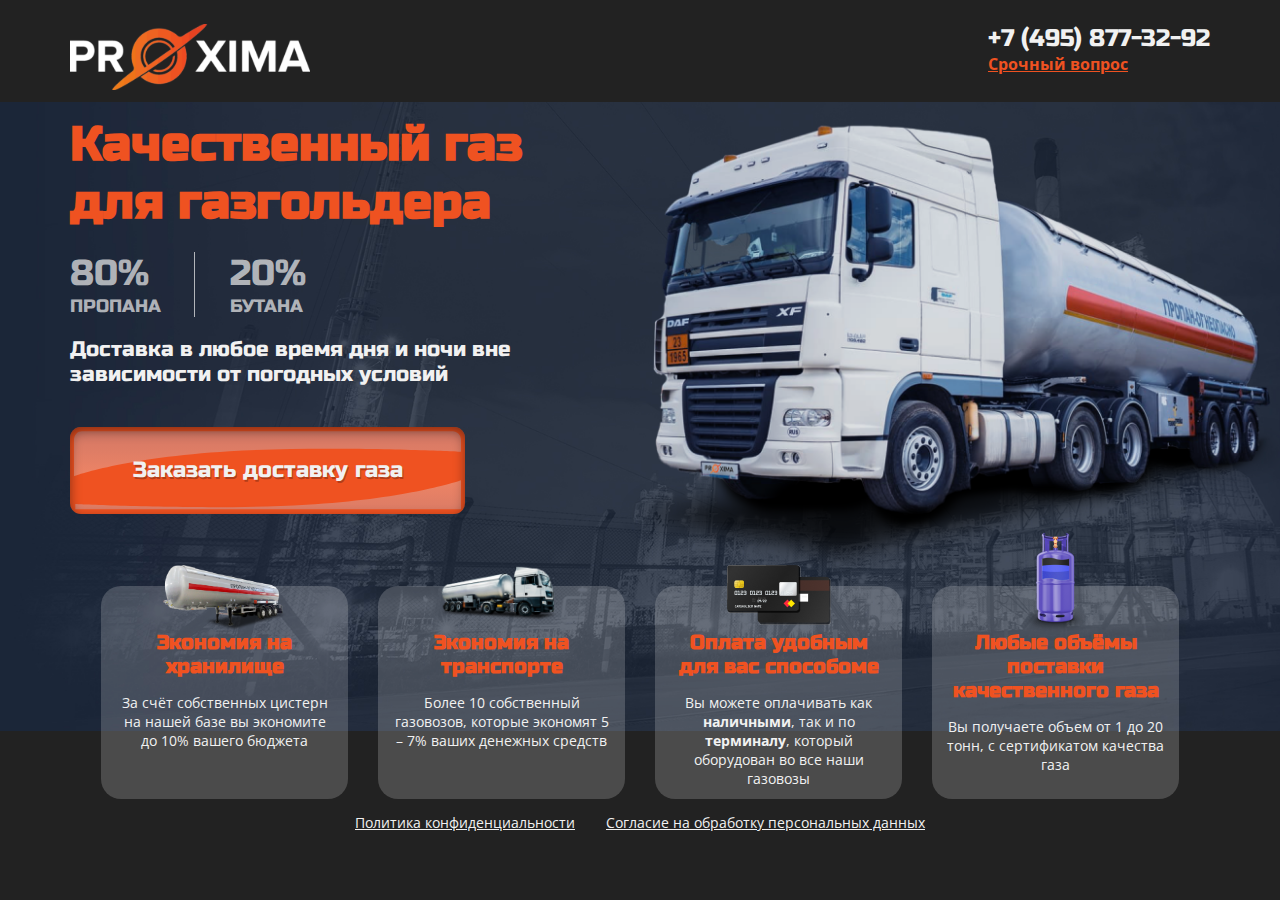
<file: gazgolder.html>
<!DOCTYPE html>
<html lang="en">
<head>
    <meta charset="UTF-8">
    <meta http-equiv="X-UA-Compatible" content="IE=edge">
    <meta name="viewport" content="width=device-width, initial-scale=1.0">
    <link rel="stylesheet" type="text/css" href="styles-gazgolder.css">
    <link rel="preconnect" href="https://fonts.googleapis.com">
    <link rel="preconnect" href="https://fonts.gstatic.com" crossorigin>
    <link href="https://fonts.googleapis.com/css2?family=Open+Sans&display=swap" rel="stylesheet">
    <link href="https://fonts.googleapis.com/css2?family=Russo+One&display=swap" rel="stylesheet">
    <title>PROXIMA - Заправка газгольдеров</title>
</head>
<body class="body">
    <div class="wrapper" id="wrapper">
        <section class="header">
            <article class="header__top">
                <img src="img/proxima.svg" alt="Логотип компании" class="header__logo">
                <div class="header__contakts">
                    <span class="contakts__tel">+7 (495) 877-32-92</span>
                    <span class="contakts__text">Срочный вопрос</span>
                </div>
            </article>
        </section>
        <section class="main">
            <div class="main__left">
                <h1 class="main__header">Качественный газ для газгольдера</h1>
                <div class="main__left__percent">
                    <div class="main__left__percent__left">
                        <p class="percent__num">80%</p>
                        <span class="percent__text">пропана</span>
                    </div>
                    <div class="main__left__percent__right">
                        <p class="percent__num">20%</p>
                        <span class="percent__text">бутана</span>
                    </div>
                </div>
                <p class="main__left__underheader">Доставка в любое время дня и ночи вне зависимости от погодных условий</p>
                <button class="button__glass main__left__button">Заказать доставку газа</button>
            </div>
            <div class="main__right">
                <img src="img/daf-car.png" class="main__right__img">
            </div>
        </section>
        <section class="footer">
            <div class="card">
                <img src="img/carSize-big.png" class="card__img">
                <h3 class="card__title">Экономия на хранилище</h3>
                <p class="card__text">За счёт собственных цистерн на нашей базе вы экономите до 10%  вашего бюджета</p>
            </div>
            <div class="card">
                <img src="img/main__middle__grid-item2.png" class="card__img">
                <h3 class="card__title">Экономия на транспорте</h3>
                <p class="card__text">Более 10 собственный газовозов, которые экономят 5 – 7% ваших денежных средств</p>
            </div>
            <div class="card">
                <img src="img/main__middle__grid-item5.png" class="card__img">
                <h3 class="card__title">Оплата удобным для вас способоме</h3>
                <p class="card__text">Вы можете оплачивать как <strong>наличными</strong>, так и по <strong>терминалу</strong>, который оборудован во все наши газовозы</p>
            </div>
            <div class="card">
                <img src="img/main__middle__grid-item4.png" class="card__img" style="top: -25%;">
                <h3 class="card__title">Любые объёмы поставки качественного газа</h3>
                <p class="card__text">Вы получаете объем от 1 до 20 тонн, с сертификатом качества газа</p>
            </div>
        </section>
        <section class="bottom__block">
            <span class="bottom__text">
                Политика конфиденциальности
            </span>
            <span class="bottom__text">
                Согласие на обработку персональных данных
            </span>
        </section>
    <script src="script.js"></script>
</body>
</html>
</file>
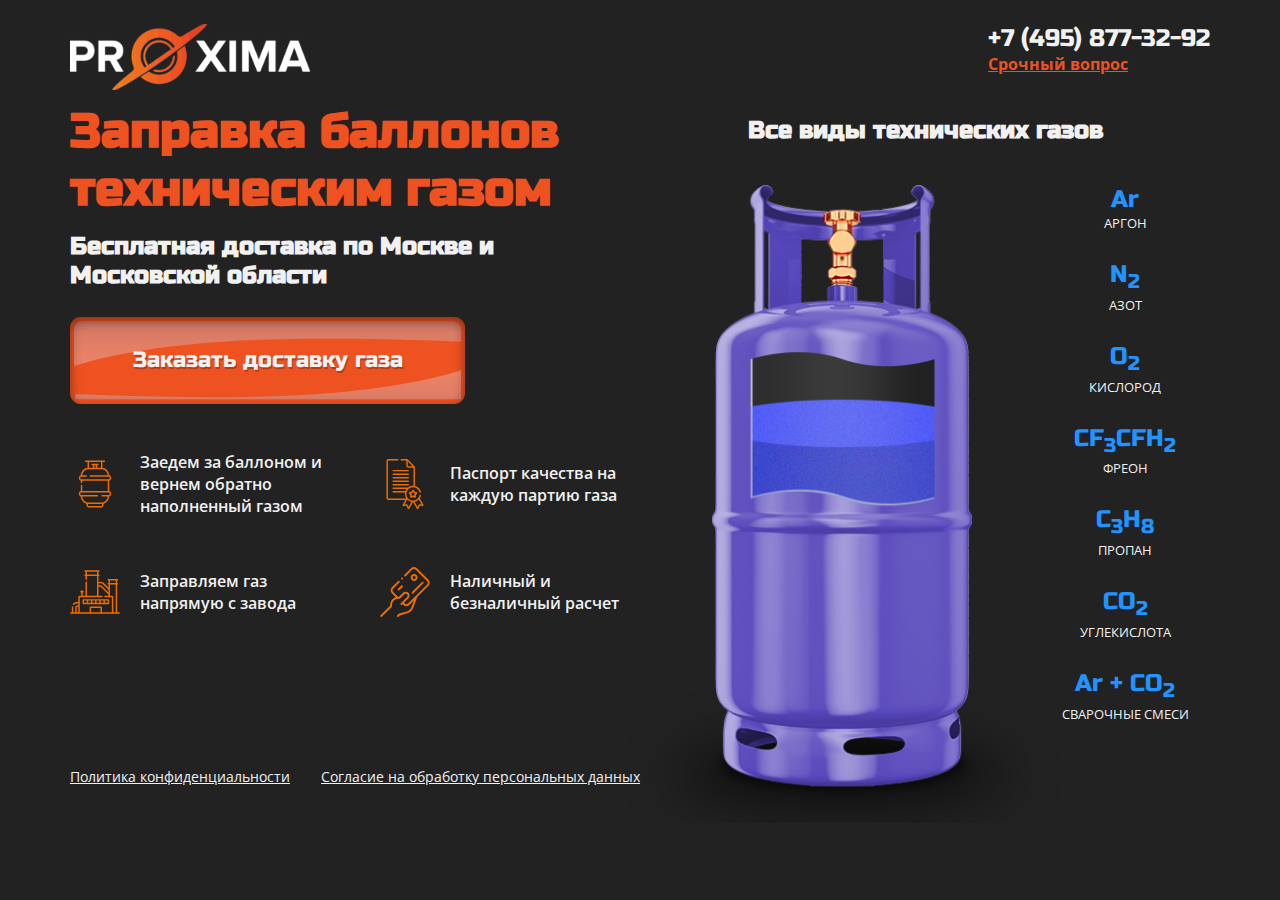
<file: refueling.html>
<!DOCTYPE html>
<html lang="en">
<head>
    <meta charset="UTF-8">
    <meta http-equiv="X-UA-Compatible" content="IE=edge">
    <meta name="viewport" content="width=device-width, initial-scale=1.0">
    <link rel="stylesheet" type="text/css" href="styles-proxima.css">
    <link rel="preconnect" href="https://fonts.googleapis.com">
    <link rel="preconnect" href="https://fonts.gstatic.com" crossorigin>
    <link href="https://fonts.googleapis.com/css2?family=Open+Sans&display=swap" rel="stylesheet">
    <link href="https://fonts.googleapis.com/css2?family=Russo+One&display=swap" rel="stylesheet">
    <title>Атлант Газ</title>
</head>
<body class="body">
    <div class="wrapper" id="wrapper">
        <section class="header">
            <article class="header__top">
                <img src="img/proxima.svg" alt="Логотип компании" class="header__logo">
                <div class="header__contakts">
                    <span class="contakts__tel">+7 (495) 877-32-92</span>
                    <span class="contakts__text">Срочный вопрос</span>
                </div>
            </article>
        </section>
        <section class="main">
            <section class="main__left">
                <h1 class="main__left__header">Заправка баллонов техническим газом</h1>
                <h2 class="main__left__underheader">Бесплатная доставка по Москве и Московской области</h2>
                <button class="main__left__button button__glass">Заказать доставку газа</button>
                <div class="main__left__cards">
                    <div class="main__left__card">
                        <svg class="main__left__card__svg" width="50" height="50" viewBox="0 0 50 50" fill="none" xmlns="http://www.w3.org/2000/svg"><path d="M41.1765 19.1324V18.7721C41.1765 17.5441 40.3235 16.5221 39.1765 16.25C38.9999 12.4412 36.1323 9.33823 32.4338 8.77941V2.94117H34.4044C34.8088 2.94117 35.1397 2.61771 35.1397 2.20588C35.1397 1.80146 34.8088 1.47058 34.4044 1.47058H15.5956C15.1912 1.47058 14.8603 1.80146 14.8603 2.20588C14.8603 2.61771 15.1912 2.94117 15.5956 2.94117H17.5588V8.77941C13.8603 9.33823 10.9926 12.4412 10.8162 16.25C9.67646 16.5221 8.82352 17.5441 8.82352 18.7721V19.1324C8.82352 20.3529 9.66911 21.375 10.8015 21.6471V23.4485C10.8015 23.8529 11.1323 24.1838 11.5368 24.1838C11.9412 24.1838 12.272 23.8529 12.272 23.4485V21.7279H37.7279V31.9412H12.272V26.3897C12.272 25.9853 11.9412 25.6544 11.5368 25.6544C11.1323 25.6544 10.8015 25.9853 10.8015 26.3897V32.0221C9.66911 32.3015 8.82352 33.3162 8.82352 34.5368V34.8971C8.82352 36.125 9.67646 37.1471 10.8162 37.4191C10.9779 40.8456 13.3088 43.7059 16.4706 44.6544V46.3235C16.4706 47.5368 17.4632 48.5294 18.6838 48.5294H31.3162C32.5368 48.5294 33.5293 47.5368 33.5293 46.3235V44.6544C36.6837 43.7059 39.022 40.8456 39.1765 37.4191C40.3235 37.1471 41.1765 36.125 41.1765 34.8971V34.5368C41.1765 33.3162 40.3309 32.3015 39.1985 32.0221V21.6471C40.3309 21.375 41.1765 20.353 41.1765 19.1324ZM19.0294 2.94117H30.9632V8.68389H27.1471V6.17646H27.9338C28.3456 6.17646 28.6691 5.84558 28.6691 5.44117C28.6691 5.02941 28.3456 4.70588 27.9338 4.70588H22.0588C21.6544 4.70588 21.3235 5.02941 21.3235 5.44117C21.3235 5.84558 21.6544 6.17646 22.0588 6.17646H22.8456V8.68382H19.0294V2.94117ZM25.6765 6.17646V8.68382H24.3162V6.17646H25.6765ZM32.0588 46.3235C32.0588 46.7279 31.7206 47.0588 31.3162 47.0588H18.6838C18.272 47.0588 17.9412 46.7279 17.9412 46.3235V44.9854H32.0588V46.3235ZM39.7059 34.5368V34.8971C39.7059 35.5221 39.1985 36.0221 38.5809 36.0221H32.1471C31.7353 36.0221 31.4118 36.3529 31.4118 36.7574C31.4118 37.1691 31.7353 37.4927 32.1471 37.4927H37.7059C37.4706 40.8529 34.6765 43.5147 31.2647 43.5147H18.7353C15.3235 43.5147 12.522 40.8529 12.2942 37.4927H27.5C27.9044 37.4927 28.2353 37.1691 28.2353 36.7574C28.2353 36.3529 27.9044 36.0221 27.5 36.0221H11.4191C10.7941 36.0221 10.2941 35.5221 10.2941 34.8971V34.5368C10.2941 33.9191 10.7941 33.4118 11.4191 33.4118H38.5809C39.1985 33.4118 39.7059 33.9191 39.7059 34.5368ZM38.5809 20.2574H11.4191C10.7941 20.2574 10.2941 19.7574 10.2941 19.1324V18.7721C10.2941 18.1544 10.7941 17.6471 11.4191 17.6471H16.4265C16.8382 17.6471 17.1618 17.3162 17.1618 16.9118C17.1618 16.5073 16.8382 16.1765 16.4265 16.1765H12.2941C12.522 12.8162 15.3235 10.1545 18.7352 10.1545H31.2646C34.6764 10.1545 37.4705 12.8162 37.7058 16.1765H20.3015C19.8897 16.1765 19.5662 16.5073 19.5662 16.9118C19.5662 17.3162 19.8897 17.6471 20.3015 17.6471H38.5809C39.1985 17.6471 39.7059 18.1544 39.7059 18.7721V19.1324C39.7059 19.7574 39.1985 20.2574 38.5809 20.2574Z" fill="#EF6D00"/></svg>
                        <p class="main__left__card__text">Заедем за баллоном и вернем обратно наполненный газом</p>
                    </div>
                    <div class="main__left__card">
                        <svg class="main__left__card__svg" width="50" height="50" viewBox="0 0 50 50" fill="none" xmlns="http://www.w3.org/2000/svg"><g clip-path="url(#clip0_15_37)"><path d="M28.2821 10.8795H13.145C12.7407 10.8795 12.4126 11.2076 12.4126 11.612C12.4126 12.0167 12.7407 12.3448 13.145 12.3448H28.2821C28.6869 12.3448 29.0146 12.0167 29.0146 11.612C29.0146 11.2076 28.6869 10.8795 28.2821 10.8795Z" fill="#EF6D00"/><path d="M28.2821 14.4165H13.145C12.7407 14.4165 12.4126 14.7446 12.4126 15.149C12.4126 15.5537 12.7407 15.8814 13.145 15.8814H28.2821C28.6869 15.8814 29.0146 15.5537 29.0146 15.149C29.0146 14.7446 28.6869 14.4165 28.2821 14.4165Z" fill="#EF6D00"/><path d="M28.2821 17.9531H13.145C12.7407 17.9531 12.4126 18.2812 12.4126 18.6859C12.4126 19.0903 12.7407 19.4184 13.145 19.4184H28.2821C28.6869 19.4184 29.0146 19.0903 29.0146 18.6859C29.0146 18.2812 28.6869 17.9531 28.2821 17.9531Z" fill="#EF6D00"/><path d="M28.2821 21.4901H13.145C12.7407 21.4901 12.4126 21.8182 12.4126 22.2226C12.4126 22.6273 12.7407 22.955 13.145 22.955H28.2821C28.6869 22.955 29.0146 22.6273 29.0146 22.2226C29.0146 21.8182 28.6869 21.4901 28.2821 21.4901Z" fill="#EF6D00"/><path d="M28.2821 25.0271H13.145C12.7407 25.0271 12.4126 25.3548 12.4126 25.7595C12.4126 26.1639 12.7407 26.492 13.145 26.492H28.2821C28.6869 26.492 29.0146 26.1639 29.0146 25.7595C29.0146 25.3548 28.6869 25.0271 28.2821 25.0271Z" fill="#EF6D00"/><path d="M36.4041 33.0056L34.7309 32.7626L33.9833 31.247C33.6048 30.4799 32.5104 30.4802 32.132 31.247L31.3839 32.7626L29.7116 33.0056C28.8655 33.1284 28.5271 34.1694 29.1394 34.7661L30.3498 35.9459L30.064 37.6122C29.9195 38.4549 30.8048 39.0977 31.5617 38.7002L33.0578 37.9136L34.5539 38.7002C35.3104 39.098 36.1958 38.4549 36.0512 37.6122L35.7655 35.9463L36.9759 34.7661C37.5881 34.1691 37.2498 33.1284 36.4041 33.0056ZM34.5799 35.0556C34.3365 35.2929 34.2255 35.6343 34.2831 35.9692L34.4589 36.995L33.5377 36.5105C33.2371 36.3526 32.8781 36.3526 32.5772 36.5105L31.6559 36.995L31.8321 35.9685C31.8894 35.6339 31.7784 35.2925 31.5354 35.0556L30.79 34.3293L31.8196 34.1794C32.156 34.1305 32.4467 33.9196 32.597 33.6148L33.0574 32.6817L33.5182 33.6152C33.6689 33.92 33.9592 34.1309 34.2953 34.1794L35.3253 34.3293L34.5799 35.0556Z" fill="#EF6D00"/><path d="M8.30568 40.9085H25.4089L22.6776 45.6647C22.2797 46.357 22.8393 47.2077 23.6297 47.1192L26.4755 46.8057L27.6386 49.4214C27.9625 50.15 28.9783 50.2023 29.375 49.511L33.0574 43.0989L36.7401 49.511C37.1368 50.2023 38.1527 50.15 38.4765 49.4214L39.6396 46.8053L42.4846 47.1192C43.2754 47.207 43.8354 46.3574 43.4376 45.6647L39.8296 39.3819C40.3885 38.5415 40.7917 37.6008 41.0068 36.6093C41.0927 36.2141 40.8417 35.8239 40.4464 35.7384C40.0509 35.6526 39.661 35.9036 39.5752 36.2988C38.9709 39.0855 36.5894 41.2381 33.6876 41.5177C29.7981 41.8824 26.567 38.8852 26.3954 35.2173C26.2081 31.495 29.1126 28.3169 32.8701 28.2116C35.9775 28.1258 38.7447 30.1896 39.5202 33.2177C39.6206 33.6094 40.0188 33.846 40.4114 33.7453C40.8035 33.6453 41.0396 33.2459 40.9393 32.8541C40.1813 29.8943 37.8536 27.67 34.9819 26.973V7.91055C34.9819 7.71295 34.8983 7.52374 34.7675 7.3929L27.5894 0.214386C27.4498 0.0747682 27.256 0 27.0713 0H21.2516C20.8473 0 20.5192 0.328065 20.5192 0.732423C20.5192 1.13716 20.8473 1.46485 21.2516 1.46485H26.3389V6.78254C26.3389 7.8087 27.1736 8.64336 28.1993 8.64336H33.517V26.7556C31.4071 26.6423 29.459 27.3243 27.9342 28.5637H13.145C12.7407 28.5637 12.4126 28.8918 12.4126 29.2965C12.4126 29.7009 12.7407 30.029 13.145 30.029H26.5289C26.0616 30.6565 25.6828 31.3531 25.4104 32.1007H13.145C12.7407 32.1007 12.4126 32.4288 12.4126 32.8332C12.4126 33.2375 12.7407 33.5656 13.145 33.5656H25.0289C24.7036 35.5637 25.1266 37.6462 26.2836 39.3853C26.2577 39.4307 26.2603 39.4261 26.25 39.4437H8.30568C8.08748 39.4437 7.9101 39.2663 7.9101 39.0481V1.86043C7.9101 1.64223 8.08748 1.46485 8.30568 1.46485H17.8337C18.2384 1.46485 18.5661 1.13716 18.5661 0.732423C18.5661 0.328065 18.2384 0 17.8337 0H8.30568C7.27991 0 6.44525 0.834657 6.44525 1.86043V39.0481C6.44525 40.0738 7.27991 40.9085 8.30568 40.9085ZM38.8405 40.601L41.6866 45.5575L39.4443 45.3103C39.0213 45.2634 38.6196 45.4938 38.4464 45.8833L37.5297 47.9447L34.6126 42.8651C36.2171 42.5545 37.688 41.7672 38.8405 40.601ZM28.1993 7.17813C27.9815 7.17813 27.8038 7.00074 27.8038 6.78254V2.50092C28.4958 3.19253 31.7897 6.48652 32.4814 7.17813H28.1993ZM27.2747 40.601C28.4641 41.805 29.9568 42.5656 31.5025 42.8651L28.5854 47.9447L27.6687 45.8833C27.494 45.4903 27.0904 45.2634 26.6708 45.3103L24.4281 45.5575L27.2747 40.601Z" fill="#EF6D00"/></g><defs><clipPath id="clip0_15_37"><rect width="50" height="50" fill="white"/></clipPath></defs></svg>
                        <p class="main__left__card__text">Паспорт качества на каждую партию газа</p>
                    </div>
                    <div class="main__left__card">
                        <svg class="main__left__card__svg" width="50" height="50" viewBox="0 0 50 50" fill="none" xmlns="http://www.w3.org/2000/svg"><g clip-path="url(#clip0_15_47)"><path d="M38.3741 37.1717C38.7787 37.1717 39.1065 36.8438 39.1065 36.4393V32.8906C39.1065 32.486 38.7787 32.1582 38.3741 32.1582H13.255C12.8504 32.1582 12.5226 32.486 12.5226 32.8906V36.4393C12.5226 36.8438 12.8504 37.1717 13.255 37.1717H38.3741ZM29.244 35.7068H26.5471V33.623H29.244V35.7068ZM30.7089 33.623H33.4059V35.7068H30.7089V33.623ZM25.0822 35.7068H22.3851V33.623H25.0822V35.7068ZM20.9203 35.7068H18.2233V33.623H20.9203V35.7068ZM37.6417 35.7068H34.8708V33.623H37.6417V35.7068ZM13.9874 33.623H16.7584V35.7068H13.9874V33.623Z" fill="#EF6D00"/><path d="M49.2676 45.2774H47.157V17.4436H47.4648C47.8694 17.4436 48.1973 17.1157 48.1973 16.7111C48.1973 16.3065 47.8694 15.9787 47.4648 15.9787H47.157V13.3865H47.4648C47.8694 13.3865 48.1973 13.0587 48.1973 12.6541C48.1973 12.2495 47.8694 11.9217 47.4648 11.9217C46.2615 11.9217 39.5303 11.9217 38.1637 11.9217C37.7591 11.9217 37.4312 12.2495 37.4312 12.6541C37.4312 13.0587 37.7591 13.3865 38.1637 13.3865H38.4715V15.9787H38.1637C37.7591 15.9787 37.4312 16.3065 37.4312 16.7111C37.4312 17.1157 37.7591 17.4436 38.1637 17.4436H38.4715V20.6324L33.4304 15.5913C32.9693 15.1301 32.3562 14.8762 31.704 14.8762H28.4846V9.02568H28.9099C29.3145 9.02568 29.6423 8.69785 29.6423 8.29326C29.6423 7.88867 29.3145 7.56084 28.9099 7.56084H28.4846V4.72266H28.9099C29.3145 4.72266 29.6423 4.39482 29.6423 3.99023C29.6423 3.58564 29.3145 3.25781 28.9099 3.25781C27.0587 3.25781 17.1292 3.25781 15.0678 3.25781C14.6632 3.25781 14.3354 3.58564 14.3354 3.99023C14.3354 4.39482 14.6632 4.72266 15.0678 4.72266H15.4932V7.56074H15.0678C14.6632 7.56074 14.3354 7.88858 14.3354 8.29317C14.3354 8.69776 14.6632 9.02559 15.0678 9.02559H15.4932V12.3118C15.4932 12.7164 15.821 13.0442 16.2256 13.0442C16.6302 13.0442 16.958 12.7164 16.958 12.3118V9.02568H27.0196V28.8678H16.9581V15.2403C16.9581 14.8357 16.6303 14.5079 16.2257 14.5079C15.8211 14.5079 15.4933 14.8357 15.4933 15.2403V28.8678H12.6856V25.5564H13.0385C13.4431 25.5564 13.7709 25.2285 13.7709 24.8239C13.7709 24.4193 13.4431 24.0915 13.0385 24.0915H12.6856V23.8423C12.6856 23.4377 12.3578 23.1099 11.9532 23.1099C11.5486 23.1099 11.2208 23.4377 11.2208 23.8423V24.0915H10.8681C10.4635 24.0915 10.1356 24.4193 10.1356 24.8239C10.1356 25.2285 10.4635 25.5564 10.8681 25.5564H11.2208V28.8678H9.63721C8.90947 28.8678 8.31728 29.4599 8.31728 30.1877V34.9837H6.87012C5.36973 34.9837 3.9542 35.6456 2.98652 36.7999C2.72666 37.1099 2.76729 37.5718 3.07725 37.8317C3.38721 38.0916 3.84912 38.0509 4.10898 37.7409C4.79766 36.9196 5.80391 36.4485 6.87002 36.4485H8.31719V38.4017H6.87012C5.96074 38.4017 5.2208 39.1415 5.2208 40.051V45.2775H3.26768V40.0673C3.26768 39.6627 2.93984 39.3349 2.53525 39.3349C2.13066 39.3349 1.80283 39.6627 1.80283 40.0673V45.2775H0.732422C0.327832 45.2775 0 45.6053 0 46.0099C0 46.4145 0.327832 46.7423 0.732422 46.7423H49.2676C49.6722 46.7423 50 46.4145 50 46.0099C50 45.6053 49.6722 45.2774 49.2676 45.2774ZM16.9581 7.56084V4.72266H27.0197V7.56074H16.9581V7.56084ZM39.9363 13.3865H45.6921V15.9787H39.9363V13.3865ZM31.704 16.341C31.9648 16.341 32.2101 16.4426 32.3944 16.6272L38.4715 22.7042V25.4662L31.5141 18.5087C31.3767 18.3714 31.1904 18.2942 30.9961 18.2942H28.4846V16.3411H31.704V16.341ZM6.68564 40.0509C6.68564 39.9492 6.76846 39.8664 6.87012 39.8664H8.31728V45.2773H6.68564V40.0509ZM9.78213 30.3325H31.999C32.4036 30.3325 32.7314 30.0047 32.7314 29.6001C32.7314 29.1955 32.4036 28.8677 31.999 28.8677H28.4847V19.759H30.6928L38.4715 27.5378V28.8677H34.9274C34.5229 28.8677 34.195 29.1955 34.195 29.6001C34.195 30.0047 34.5229 30.3325 34.9274 30.3325H41.8471V45.2774H31.948V40.1932C31.948 39.7886 31.6202 39.4608 31.2156 39.4608H20.4135C20.0089 39.4608 19.6811 39.7886 19.6811 40.1932V45.2774H9.78213C9.78213 44.6334 9.78213 30.9858 9.78213 30.3325ZM21.1459 45.2774V40.9256H30.4832V45.2774H21.1459ZM43.312 45.2774V30.1876C43.312 29.4599 42.7199 28.8677 41.9921 28.8677H39.9363C39.9363 26.5898 39.9363 19.8136 39.9363 17.4436H45.6921V45.2774H43.312Z" fill="#EF6D00"/></g><defs><clipPath id="clip0_15_47"><rect width="50" height="50" fill="white"/></clipPath></defs></svg>
                        <p class="main__left__card__text">Заправляем газ напрямую с завода</p>
                    </div>
                    <div class="main__left__card">
                        <svg class="main__left__card__svg" width="50" height="50" viewBox="0 0 50 50" fill="none" xmlns="http://www.w3.org/2000/svg"><g clip-path="url(#clip0_15_51)"><path d="M48.5229 12.848L36.9017 1.22687C35.2658 -0.409088 32.6039 -0.408991 30.9676 1.22687L24.4327 7.76174C24.0515 8.14298 24.0515 8.76117 24.4327 9.1425C24.814 9.52374 25.4321 9.52374 25.8135 9.1425L32.3483 2.60764C33.2232 1.73279 34.6466 1.73298 35.5211 2.60764L47.1422 14.2288C48.0169 15.1034 48.0169 16.5267 47.1422 17.4015L27.9957 36.5479C27.5719 36.9717 27.0085 37.2051 26.4093 37.2051C25.81 37.2051 25.2466 36.9716 24.8229 36.5479L24.0236 35.7486L28.4855 31.2868C30.0024 29.7698 30.0024 27.3014 28.4855 25.7844C26.9684 24.2673 24.5001 24.2671 22.983 25.7844L19.027 29.7404L18.3864 29.7495C18.2696 29.7511 18.1535 29.7564 18.0375 29.7627L13.2018 24.9269C12.327 24.0521 12.327 22.6289 13.2018 21.7542L19.6004 15.3556C19.9816 14.9743 19.9816 14.3562 19.6004 13.9748C19.2192 13.5937 18.601 13.5937 18.2197 13.9748L11.8211 20.3734C10.1851 22.0095 10.1851 24.6715 11.8211 26.3076L15.7305 30.2168C14.5428 30.6296 13.4538 31.3063 12.5412 32.2188C10.9715 33.7884 10.0944 35.8754 10.0713 38.0952L10.0641 38.7889L0.536052 48.3171C0.154812 48.6984 0.154812 49.3166 0.536052 49.6979C0.72672 49.8885 0.976552 49.9839 1.22638 49.9839C1.47622 49.9839 1.72614 49.8885 1.91672 49.6979L11.7265 39.8882C11.9071 39.7075 12.0098 39.4633 12.0124 39.2079L12.0237 38.1156C12.0414 36.4097 12.7155 34.8059 13.9218 33.5996C15.1219 32.3997 16.7171 31.7257 18.4139 31.7018L19.4508 31.6873C19.7049 31.6837 19.9476 31.5812 20.1275 31.4014L24.3638 27.1651C25.1195 26.4095 26.3491 26.4095 27.1048 27.1651C27.8605 27.9208 27.8605 29.1505 27.1048 29.9061L20.7505 36.2605C20.3692 36.6417 20.3692 37.2599 20.7505 37.6413C21.1317 38.0224 21.75 38.0224 22.1312 37.6413L22.6431 37.1294L23.4424 37.9287C24.2605 38.7468 25.3348 39.1558 26.4095 39.1557C27.4839 39.1556 28.5587 38.7466 29.3766 37.9287L33.9121 33.3932L31.3862 40.2335C30.6435 42.2446 28.9683 43.7935 26.9053 44.3767L19.0963 46.5836C18.9357 46.6289 18.7895 46.7148 18.6714 46.8327L17.1708 48.3334C16.7896 48.7146 16.7896 49.3328 17.1708 49.7141C17.3615 49.9047 17.6113 50.0001 17.8611 50.0001C18.111 50.0001 18.3609 49.9047 18.5515 49.7141L19.8722 48.3934L27.4363 46.2557C30.0984 45.5033 32.2596 43.5049 33.2179 40.91L37.2122 30.0933L48.5232 18.7823C50.1588 17.1461 50.1588 14.4841 48.5229 12.848Z" fill="#EF6D00"/><path d="M31.9015 26.4663C32.0921 26.6569 32.342 26.7523 32.5918 26.7523C32.8416 26.7523 33.0915 26.6569 33.2821 26.4663L43.4147 16.3337C43.796 15.9525 43.796 15.3343 43.4147 14.953C43.0334 14.5718 42.4154 14.5718 42.0339 14.953L31.9015 25.0856C31.5202 25.4668 31.5202 26.085 31.9015 26.4663Z" fill="#EF6D00"/><path d="M21.2226 18.5284L17.9595 21.7915C17.5783 22.1727 17.5783 22.7909 17.9595 23.1722C18.1502 23.3628 18.4 23.4582 18.6498 23.4582C18.8997 23.4582 19.1496 23.3628 19.3402 23.1722L22.6032 19.9092C22.9845 19.5279 22.9845 18.9097 22.6032 18.5284C22.222 18.1473 21.6038 18.1473 21.2226 18.5284Z" fill="#EF6D00"/><path d="M22.0164 12.5347C22.2731 12.5347 22.525 12.4303 22.7066 12.2486C22.8882 12.0671 22.9927 11.8161 22.9927 11.5584C22.9927 11.3017 22.8882 11.0498 22.7066 10.8682C22.525 10.6866 22.2731 10.5822 22.0164 10.5822C21.7596 10.5822 21.5077 10.6865 21.3262 10.8682C21.1446 11.0499 21.0401 11.3017 21.0401 11.5584C21.0401 11.8162 21.1446 12.0671 21.3262 12.2486C21.5077 12.4303 21.7597 12.5347 22.0164 12.5347Z" fill="#EF6D00"/><path d="M34.1064 13.9988C32.1946 13.9988 30.6392 12.4434 30.6392 10.5316C30.6392 8.61987 32.1946 7.06445 34.1064 7.06445C36.0182 7.06445 37.5735 8.61987 37.5735 10.5316C37.5735 12.4434 36.0182 13.9988 34.1064 13.9988ZM34.1064 9.01702C33.2712 9.01702 32.5918 9.69642 32.5918 10.5316C32.5918 11.3668 33.2712 12.0462 34.1064 12.0462C34.9415 12.0462 35.6209 11.3668 35.6209 10.5316C35.6209 9.69642 34.9415 9.01702 34.1064 9.01702Z" fill="#EF6D00"/></g><defs><clipPath id="clip0_15_51"><rect width="50" height="50" fill="white"/></clipPath></defs></svg>
                        <p class="main__left__card__text">Наличный и безналичный расчет</p>
                    </div>
                </div>
                <div class="main__left__bottom">
                    <span class="main__left__bottom__text">
                        Политика конфиденциальности
                    </span>
                    <span class="main__left__bottom__text">
                        Согласие на обработку персональных данных
                    </span>
                </div>
            </section>
            <section class="main__right">
                <h2 class="main__left__underheader">Все виды технических газов</h2>
                <div class="main__right__block">
                    <div class="main__right__img__wrapper">
                        <img src="img/baloon.png" class="main__right__img">
                    </div>
                    <div>
                        <p class="main__right__gas">Ar</p>
                        <p class="main__right__gasname">аргон</p>
                        <p class="main__right__gas">N<sub>2</sub></p>
                        <p class="main__right__gasname">азот</p>
                        <p class="main__right__gas">O<sub>2</sub></p>
                        <p class="main__right__gasname">кислород</p>
                        <p class="main__right__gas">CF<sub>3</sub>CFH<sub>2</sub></p>
                        <p class="main__right__gasname">фреон</p>
                        <p class="main__right__gas">C<sub>3</sub>H<sub>8</sub></p>
                        <p class="main__right__gasname">пропан</p>
                        <p class="main__right__gas">CO<sub>2</sub></p>
                        <p class="main__right__gasname">углекислота</p>
                        <p class="main__right__gas">Ar + CO<sub>2</sub></p>
                        <p class="main__right__gasname">сварочные смеси</p>

                    </div>
                </div>
            </section>
        </section>
    <script src="script.js"></script>
</body>
</html>
</file>
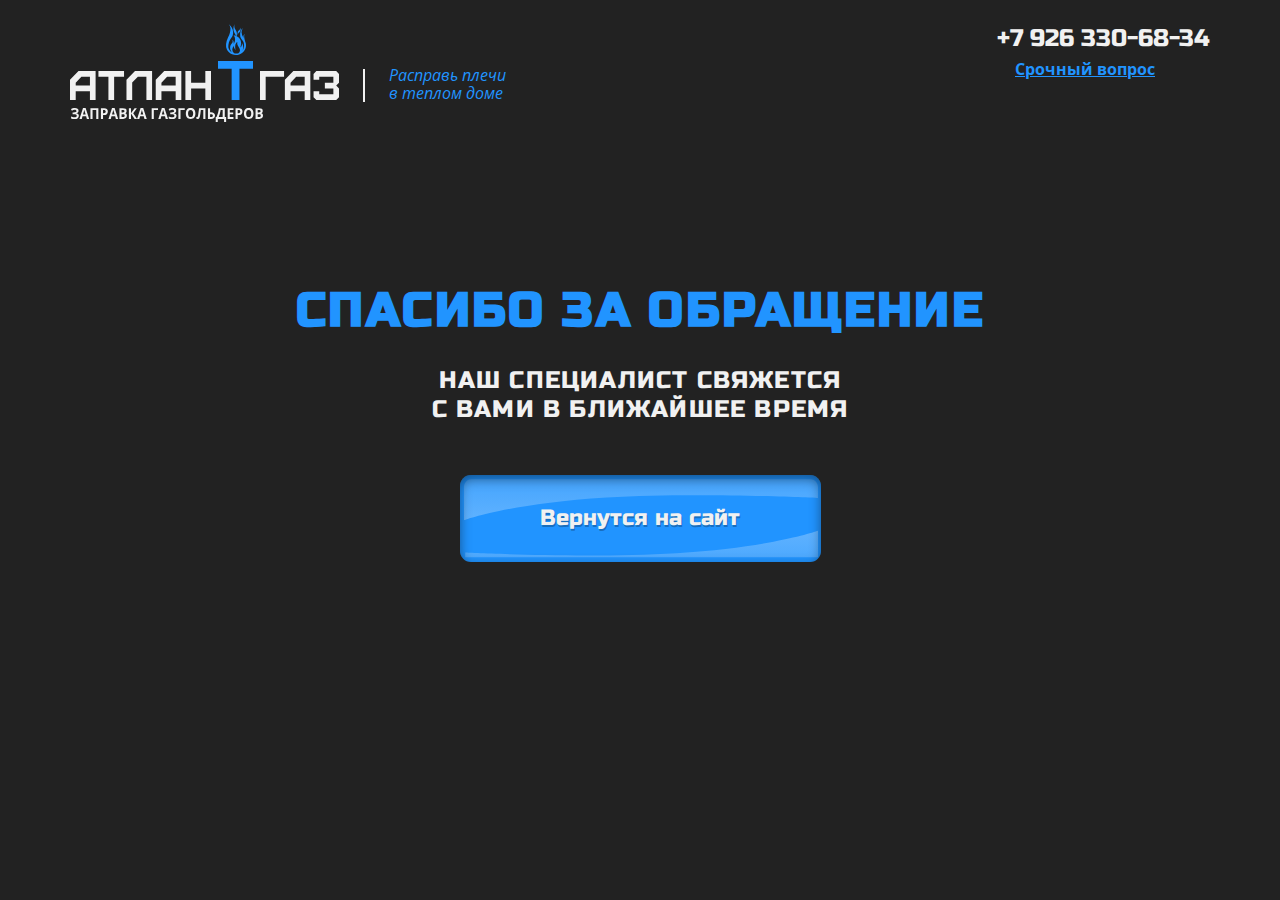
<file: thanks.html>
<!DOCTYPE html>
<html lang="en">
<head>
    <meta charset="UTF-8">
    <meta http-equiv="X-UA-Compatible" content="IE=edge">
    <meta name="viewport" content="width=device-width, initial-scale=1.0">
    <link rel="stylesheet" type="text/css" href="styles.css">
    <link rel="preconnect" href="https://fonts.googleapis.com">
    <link rel="preconnect" href="https://fonts.gstatic.com" crossorigin>
    <link href="https://fonts.googleapis.com/css2?family=Open+Sans&display=swap" rel="stylesheet">
    <link href="https://fonts.googleapis.com/css2?family=Russo+One&display=swap" rel="stylesheet">
    <title>Атлант Газ</title>
</head>
<body class="body">
    <div class="wrapper" id="wrapper">
        <section class="header">
            <article class="header__top">
                <img src="img/Logo.svg" alt="Логотип компании" class="header__logo">
                <span class="dash"></span>
                <p class="logo__slogan">Расправь плечи<br> в теплом доме</p>
                <div class="header__contakts">
                    <span class="contakts__tel">+7 926 330-68-34</span>
                    <span class="contakts__text">Срочный вопрос</span>
                </div>
            </article>
        </section>

        <div class="thanks__page">
            <h1 class="thanks__header">Спасибо за обращение</h1>
            <p class="thanks__text"> наш специалист свяжется<br> с вами в ближайшее время</p>
            <a href="index.html"><button class="thanks__button button__glass">Вернутся на сайт</button></a>
        </div>

    </div>
    <script src="script.js"></script>
</body>
</html>
</file>
<file: styles.css>
:root {
    --bg-color: #222222;
    --accent: #2194FF;
    --accent-orange: #EF5221;
    --accent-op005: rgba(33, 148, 255, 0.05);
    --light: #F1F1F1;
    --light-op07: rgb(241, 241, 241, 0.7);
    --light-op03: rgba(241, 241, 241, 0.3);
    --not-active:rgba(241, 241, 241, 0.2);
}
* {
    margin: 0;
    padding: 0;
    box-sizing: border-box;
}
.body {
    background: var(--bg-color);
    position: relative;
}
.wrapper {
    margin: 0 auto;
}
.header {
    padding-top: 24px;
    margin: 0 auto 58px;
    width: 1140px;
}
.header__top {
    display: flex;
    flex-direction: row;
    margin-bottom: 58px;
}
.header__logo {
    justify-self: center;
}
.dash {
    align-self: flex-end;
    margin: 0 24px 20px;
    width: 2px;
    height: 33px;
    background: var(--light);
}
.logo__slogan {
    align-self: flex-end;
    font-family: 'Open Sans', sans-serif;
    font-style: italic;
    font-weight: normal;
    font-size: 16px;
    line-height: 18px;
    color: var(--accent);
    margin-bottom: 20px;
}
.header__contakts {
    flex-grow: 1;
    display: flex;
    flex-direction: column;
    align-items: flex-end;
}
.contakts__tel {
    font-family: 'Russo One', sans-serif;
    font-size: 24px;
    line-height: 29px;
    color: var(--light);
}
.contakts__text {
    font-family: 'Open Sans', sans-serif;
    font-weight: bold;
    font-size: 16px;
    line-height: 22px;
    text-decoration-line: underline;
    color: var(--accent);
    margin: 5px 55px 0 0;
}
.header__main {
    background: url(img/1stscreen1.png);
    background-repeat: no-repeat;
    background-size: contain;
    background-position: right -350px center;
}
.regular__text-fw300 {
    font-family: 'Open Sans', sans-serif;
    font-weight: 300;
    font-size: 16px;
    line-height: 22px;
    color: var(--light);
}
.regular__text-fw600 {
    font-family: 'Open Sans', sans-serif;
    font-weight: 600;
    font-size: 16px;
    line-height: 22px;
    color: var(--light);
}
.main__small__block {
    display: inline-block;
    margin: 35px 35px 12px 0;
}
.main__small__block svg {
    width: 20px;
    height: 20px;
    margin: 4px;
}
.header__main__h1 {
    font-family: 'Russo One', sans-serif;
    font-size: 64px;
    line-height: 63px;
    color: var(--accent);
}
.header__main__underh1 {
    font-family: 'Russo One', sans-serif;
    font-size: 24px;
    line-height: 29px;
    color: var(--light);
    margin-top: 14px;
    position: relative;
}
.header__main__underh1::before {
    content: '';
    position: absolute;
    top: 0; left: 300px;
    bottom: 0; right: 0;
    width: 100px;
    height: 100px;
    background: url(img/dashed-vektor.svg);
    color: red;
    z-index: 4;
}
.btn__header__main {
    margin-top: 40px;
    margin-bottom: 13px;
    width: 395px;
    height: 87px;
}
.button__glass {
    background: url(img/button__glass.svg) no-repeat top 4px left 4px, var(--accent) url(img/button__glass__rotate.svg) no-repeat bottom 4px left 4px;
    background-size: 98%;
    box-shadow: inset 0px 4px 12px rgba(0, 0, 0, 0.45);
    border-radius: 11px;
    font-family: 'Russo One', sans-serif;
    font-size: 22px;
    line-height: 27px;
    text-align: center;
    color: var(--light);
    text-shadow: 1px 2px 0px rgba(0, 0, 0, 0.25);
    white-space: pre-line;
    border: 0;
    transition: 0.4s all ease;
}

.button__glass:hover {
    opacity: 0.9;
    border: 1px solid var(--accent);
}
.button__glass:focus {
    box-shadow: 0 0 4px 4px var(--light);
}
.text1 {
    padding-left: 25px;
}

/* СТИЛИ ОСНОВНОЙ СТРАНИЦЫ */

.main {
    width: 100%;
    padding: 40px 0 0;
}
.main__top {
    display: flex;
    flex-direction: column;
    align-items: center;
    padding: 13px 0 44px;
    background: var(--accent-op005);
}
.main__top__header {
    font-family: 'Russo One', sans-serif;
    font-style: normal;
    font-weight: normal;
    font-size: 36px;
    line-height: 43px;
    color: var(--accent);
}
.main__top__subheader {
    font-family: 'Russo One', sans-serif;
    font-style: normal;
    font-weight: normal;
    font-size: 20px;
    line-height: 24px;
    color: var(--light-op07);
    margin-top: 49px;
    margin-bottom: 13px;
}
.main__top__grid {
    display: grid;
    grid-template-areas: "item1 item2 item3 item4"
                         "item5 item6 item7 item8"
                         "item9 item13 item13 item11"
                         "item10 item13 item13 item12";
    width: 1082px;
}
.main__top__grid__item {

}
.item1 {
    grid-area: item1;
    font-family: 'Russo One', sans-serif;
    font-size: 36px;
    line-height: 43px;
    color: var(--light);
}
.item2 {
    grid-area: item2;
    font-family: 'Russo One', sans-serif;
    font-size: 36px;
    line-height: 43px;
    color: var(--light-op07);
    justify-self: end;
    padding-right: 25px;
    border-right: 0.5px solid var(--light-op03);
}
.item3 {
    grid-area: item3;
    font-family: 'Russo One', sans-serif;
    font-size: 36px;
    line-height: 43px;
    color: var(--light-op07);
    padding-left: 25px;
    border-left: 0.5px solid var(--light-op03);
}
.item4 {
    grid-area: item4;
    font-family: 'Russo One', sans-serif;
    font-size: 36px;
    line-height: 43px;
    color: var(--light);
}
.item5 {
    grid-area: item5;
    font-family: 'Russo One', sans-serif;
    font-size: 24px;
    line-height: 29px;
    color: var(--accent);
    padding-bottom: 21px;
    overflow: visible;
    white-space: nowrap;
}
.item6 {
    grid-area: item6;
    font-family: 'Russo One', sans-serif;
    font-size: 18px;
    line-height: 22px;
    color: var(--light-op07);
    justify-self: end;
    padding-right: 25px;
    border-right: 0.5px solid var(--light-op03);
}
.item7 {
    grid-area: item7;
    font-family: 'Russo One', sans-serif;
    font-size: 18px;
    line-height: 22px;
    color: var(--light-op07);
    padding-left: 25px;
    border-left: 0.5px solid var(--light-op03);
}
.item8 {
    grid-area: item8;
    font-family: 'Russo One', sans-serif;
    font-size: 24px;
    line-height: 29px;
    color: var(--accent);
    padding-bottom: 21px;
    white-space: nowrap;
}
.item9 {
    grid-area: item9;
    font-family: 'Open Sans', sans-serif;
    font-weight: 300;
    font-size: 16px;
    line-height: 22px;
    color: var(--light);
}
.item10 {
    grid-area: item10;
}
.item11 {
    grid-area: item11;
    font-family: 'Open Sans', sans-serif;
    font-weight: 300;
    font-size: 16px;
    line-height: 22px;
    color: var(--light);
}
.item12 {
    grid-area: item12;
}
.item13 {
    grid-area: item13;
    padding: 12px;
}
.button__zakaz {
    width: 155px;
    height: 43px;
    background: var(--accent);
    border-radius: 50px;
    border: none;
    outline: none;
    font-family: 'Open Sans', sans-serif;
    font-weight: bold;
    font-size: 18px;
    line-height: 25px;
    text-align: center;
    color: var(--light);
}

.scroll__down {
    position: absolute;
    left: 50%;
    transform: translateX(-50%) translateY(-20px);
}

.main__block1 {
    width: 1082px;
    margin: 57px auto;
}
.main__middle__header {
    font-family: 'Russo One', sans-serif;
    font-size: 36px;
    line-height: 43px;
    text-align: center;
    color: var(--light);
}
.main__middle__grid {
    display: grid;
    grid-template-columns: repeat(3,1fr);
    gap: 30px;
    margin: 25px 0 0 0;
}
.main__middle__grid-item {
    display: flex;
    flex-direction: column;
    justify-items: stretch;
    align-items: center;
}
.main__middle__grid-item-img {
    width: 100%;
    height: 100px;
    display: flex;
    align-items: center;
    justify-content: center;
}
.main__middle__grid-item-header {
    font-family: 'Russo One', sans-serif;
    font-size: 24px;
    line-height: 29px;
    text-align: center;
    color: var(--accent);
    margin: 8px 0 14px;
}
.main__middle__grid-item-text {
    font-family: 'Open Sans', sans-serif;
    font-weight: 300;
    font-size: 16px;
    line-height: 22px;
    text-align: center;
    color: var(--light);
}

.main__block2 {
    width: 1082px;
    height: 284px;
    margin: 40px auto;
    background: url(img/bg_main__undermiddle.png);
    background-repeat: no-repeat;
    background-size: contain;
}
.text__white__big {
    font-family: 'Russo One', sans-serif;
    font-size: 35px;
    line-height: 42px;
    color: var(--light);
    margin-left: 50%;
}
.text__blue__big {
    font-family: 'Russo One', sans-serif;
    font-size: 35px;
    line-height: 42px;
    color: var(--accent);
}
.main__undermiddle__slogan {
    font-family: 'Open Sans', sans-serif;
    font-weight: 800;
    font-size: 14px;
    line-height: 19px;
    color: var(--light);
    width: 533px;
    height: 35px;
    background: var(--accent);
    text-align: center;
    padding: 7px 0 9px 0;
    margin-left: 50%;
    margin-top: 20px;
}

.main__block3 {
    background: var(--accent-op005);
    display: flex;
    flex-direction: column;
    align-items: center;
    padding: 34px 0 64px;
}
.main__block3__options {
    margin: 35px 0 37px;
    display: flex;
    flex-direction: row;
    gap: 24px;
}
.block3__option {
    width: 164px;
    background: var(--not-active);
    border-radius: 20px;
    padding: 10px 30px;
    white-space: pre-line;
    font-family: 'Russo One', sans-serif;
    font-size: 18px;
    line-height: 22px;
    text-align: center;
    color: var(--light);
    opacity: 0.7;
    text-shadow: 1px 2px 0px rgba(0, 0, 0, 0.25);
    outline: none;
    border: none;
}
.block3__option:hover,
.block3__option:focus {
    opacity: 0.9;
    box-shadow: 0 0 2px 2px var(--light);
}
.block3__option-accent {
    opacity: 1;
    background: var(--accent);
}
.main__block3__img {
    height: 260px;
    object-fit: cover;
}
.block3__button {
    width: 295px;
    height: 87px;
}

.main__block4 {
    padding: 40px;
    display: grid;
    grid-template-areas: "slideheader slideheader slideheader"
                         "slideleft slideshow slideright"
                         "slidedots slidedots slidedots";
    grid-template-columns: 1fr 919px 1fr;
}
.main__block4__header {
    grid-area: slideheader;
    font-family: 'Russo One', sans-serif;
    font-size: 36px;
    line-height: 43px;
    text-align: center;
    color: var(--light);
    padding-bottom: 47px;
}
.main__block4__slideshow {
    grid-area: slideshow;
    height: 391px;
    display: flex;
    justify-content: center;
    align-items: center;
}
.slideshow__card {
    width: 759px;
    height: 320px;
    padding: 50px 50px 45px 45px;
    background: var(--light);
    box-shadow: 0px 0px 20px rgba(0, 0, 0, 0.25);
    border-radius: 40px;
    position: relative;
}
.slideshow__card::before {
    content: '';
    position: absolute;
    top: 20px; left: -20px;
    width: 799px;
    height: 286px;
    background: var(--light);
    box-shadow: 0px 0px 20px rgba(0, 0, 0, 0.25);
    border-radius: 40px;
    z-index: -1;
}
.slideshow__card::after {
    content: '';
    position: absolute;
    top: 40px; left: -40px;
    width: 839px;
    height: 252px;
    background: var(--light);
    box-shadow: 0px 0px 20px rgba(0, 0, 0, 0.25);
    border-radius: 40px;
    z-index: -2;
}

.slideshow__card__img {
    height: 100%;
    object-fit: cover;
    border-radius: 30px;
    float: left;
    margin-right: 40px;
}
.card__name {
    font-family: 'Russo One', sans-serif;
    font-size: 24px;
    line-height: 29px;
    color: var(--accent);
    display: block;
}
.card__city {
    font-family: 'Russo One', sans-serif;
    font-size: 18px;
    line-height: 22px;
    color: #2D2D2D;
    display: block;
    margin-top: 4px;
}
.card__text {
    font-family: 'Open Sans', sans-serif;
    font-weight: 300;
    font-size: 16px;
    line-height: 22px;
    color: #2D2D2D;
    margin-top: 15px;
}
.main__block4__slideleft {
    grid-area: slideleft;
    justify-self: right;
    align-self: center;
}
.showslide__slideleft__button {
    transform: rotate(90deg);
    cursor: pointer;
}
.main__block4__slideright {
    grid-area: slideright;
    justify-self: left;
    align-self: center;
}
.showslide__slideright__button {
    transform: rotate(-90deg);
    cursor: pointer;
}
.main__block4__slidedots {
    grid-area: slidedots;
    display: flex;
    flex-direction: row;
    gap: 8px;
    justify-content: center;
}
.main__block4__slidedots__item {
    width: 61px;
    height: 18px;
    background: var(--not-active);
    border-radius: 20px;
    cursor: pointer;
}
.main__block4__slidedots__item-active {
    background: var(--accent);
}


.main__block5 {
    background: var(--accent-op005);
    padding: 40px;
    display: flex;
    flex-direction: column;
    align-items: center;
}
.main__block5__header {
    font-family: 'Russo One', sans-serif;
    font-size: 36px;
    line-height: 43px;
    color: var(--accent);
    margin-bottom: 24px;
}
.main__block5__summary {
    font-family: 'Open Sans', sans-serif;
    font-weight: bold;
    font-size: 16px;
    line-height: 22px;
    color: var(--light);
    text-transform: uppercase;
    padding-bottom: 16px;
    margin-left: -20px;
}
.main__block5__summary:active,
.main__block5__summary:focus,
.main__block5__summary:hover {
    color: var(--accent);
}
.main__block5__details {
    font-family: 'Open Sans', sans-serif;
    font-weight: 300;
    font-size: 16px;
    line-height: 22px;
    color: var(--light);
    cursor: pointer;
    border-top: 1px solid rgba(255, 255, 255, 0.1);
    border-bottom: 1px solid rgba(255, 255, 255, 0.1);
    width: 1140px;
    box-sizing: border-box;
    padding-top: 24px;
    padding-left: 50px;
}

.main__block6 {
    display: grid;
    grid-template-areas: "block6_form block6_photo"
                         "block6_info block6_info";
    grid-template-columns: 1fr 1fr;
    width: 1140px;
    margin: 55px auto;
}
.main__block6__form {
    grid-area: block6_form;
}
.main__block6__form__header {
    font-family: 'Russo One', sans-serif;
    font-size: 36px;
    line-height: 43px;
    color: var(--light);
}
.main__block6__form__photo {
    grid-area: block6_photo;
    margin: 0 auto;
    position: relative;
}
.main__block6__form__info {
    grid-area: block6_info;
    margin: 0 auto;
    width: 100%;
    position: relative;
    display: flex;
    flex-direction: column;
    align-items: center;

}
.main__block6__form__fieldset {
    display: flex;
    flex-direction: column;
    gap: 24px;
    margin-top: 50px;
    border: none;
}
.form__input {
    display: block;
    width: 402px;
    height: 51px;
    background: #FFFFFF;
    border: 1px solid #DEDEDE;
    box-sizing: border-box;
    box-shadow: inset 0px 0px 4px rgba(0, 0, 0, 0.25);
    border-radius: 10px;
    outline: none;
    font-family: 'Open Sans', sans-serif;
    font-size: 12px;
    line-height: 16px;
    text-transform: uppercase;
    color: rgba(45, 45, 45, 0.5);
    padding: 0 22px;
}
.form__input__textarea {
    display: block;
    width: 402px;
    height: 112px;
    background: #FFFFFF;
    border: 1px solid #DEDEDE;
    box-sizing: border-box;
    box-shadow: inset 0px 0px 4px rgba(0, 0, 0, 0.25);
    border-radius: 10px;
    outline: none;
    font-family: 'Open Sans', sans-serif;
    font-size: 12px;
    line-height: 16px;
    text-transform: uppercase;
    color: rgba(45, 45, 45, 0.5);
    padding: 0 22px;
}
.form__submit {
    width: 220px;
    height: 47px;
    background: var(--accent);
    border-radius: 50px;
    font-family: 'Open Sans', sans-serif;
    font-weight: bold;
    font-size: 18px;
    line-height: 25px;
    text-align: center;
    color: var(--light);
    outline: none;
    border: none;
}
.main__block6__form__photo__position {
    width: 209px;
    height: 83px;
    background: var(--accent);
    opacity: 0.8;
    border-radius: 20px;
    display: flex;
    flex-direction: column;
    justify-content: center;
    align-items: left;
    padding-left: 26px;
    position: absolute;
    bottom: 120px;
    left: -30px;
}
.main__block6__form__photo__img {
    width: 366px;
    height: 454px;
}
.position__name {
    font-family: 'Russo One', sans-serif;
    font-size: 24px;
    line-height: 29px;
    color: var(--light);
}
.position__grade {
    font-family: 'Open Sans', sans-serif;
    font-weight: 600;
    font-size: 16px;
    line-height: 22px;
    color: var(--light);
}
.main__block6__form__info__icons {
    display: flex;
    flex-direction: row;
    gap: 16;
    justify-content: space-between;
    margin-top: 60px;
    width: 100%;
}
.main__block6__form__info__icon {
    width: 166px;
    height: 66px;
    border-radius: 20px;
}
.icon__rn {
    background: url('img/icon_rn.png') var(--light);
    background-size: 40%;
    background-repeat: no-repeat;
    background-position: center center;
    padding: 7px;
}
.icon__bn {
    background: url('img/icon_bn.png') var(--light);
    background-size: 70%;
    background-repeat: no-repeat;
    background-position: center center;
    padding: 7px;
}
.icon__tn {
    background: url('img/icon_tn.png') var(--light);
    background-size: 70%;
    background-repeat: no-repeat;
    background-position: center center;
    padding: 7px;
}
.icon__gp {
    background: url('img/icon_gp.png') var(--light);
    background-size: 50%;
    background-repeat: no-repeat;
    background-position: center center;
    padding: 7px;
}
.icon__luk {
    background: url('img/icon_luk.png') var(--light);
    background-size: 70%;
    background-repeat: no-repeat;
    background-position: center center;
    padding: 7px;
}
.icon__tat {
    background: url('img/icon_tat.png') var(--light);
    background-size: 70%;
    background-repeat: no-repeat;
    background-position: center center;
    padding: 7px;
}
.main__block6__form__info__header {
    font-family: 'Russo One', sans-serif;
    font-size: 36px;
    line-height: 43px;
    text-align: center;
    color: var(--accent);
    margin-top: 34px;
    display: block;
}
.main__block6__form__info__button {
    width: 295px;
    height: 87px;
    margin-top: 11px;
}

.mapinfo {
    width: 1140px;
    height: 488px;
    background: var(--light);
    box-shadow: 0px 0px 20px rgba(0, 0, 0, 0.25);
    border-radius: 33px;
    margin-top: 40px;
    display: grid;
    grid-template-columns: 50% 50%;
    grid-template-rows: 213px 1px 274px;
}
.mapinfo1 {
    padding: 40px 40px 21px 40px;
}
.mapinfo1__header {
    font-family: 'Russo One', sans-serif;
    font-size: 36px;
    line-height: 43px;
    letter-spacing: 0.05em;
    text-transform: uppercase;
    color: var(--accent);
}
.mapinfo1__text {
    font-family: 'Open Sans', sans-serif;
    font-size: 18px;
    line-height: 25px;
    letter-spacing: 0.05em;
    text-transform: uppercase;
    color: #1B2639;
    margin-top: 16px;
}
.mapinfo2 {
    padding: 31px 40px 93px 40px;
}
.mapinfo2__header {
    font-family: 'Open Sans', sans-serif;
    font-weight: bold;
    font-size: 18px;
    line-height: 25px;
    text-transform: uppercase;
    color: var(--accent);
}
.mapinfo2__address {
    font-family: 'Open Sans', sans-serif;
    font-size: 18px;
    line-height: 25px;
    color: #1B2639;
    margin-top: 3px;
    margin-bottom: 45px;
}
.mapinfo3 {
    grid-row-start: 1;
    grid-row-end: 4;
    grid-column-start: 2;
    grid-column-end: 3;
    background: url(img/map.png);
    background-size: cover;
}
.mapinfo__dash {
    grid-row-start: 2;
    grid-row-end: 3;
    grid-column-start: 1;
    grid-column-end: 2;
    background: rgba(27, 38, 57, 0.2);
    margin: 0 40px
}
.mapinfo__footer {
    margin: 40px 32px 68px 32px;
    width: 100%;
    display: flex;
    flex-direction: row;
    justify-content: space-around;
}
.mapinfo__footer__link {
    font-family: 'Open Sans', sans-serif;
    font-size: 14px;
    line-height: 19px;
    text-decoration-line: underline;
    color: var(--light);
}


/* POPUP МОДАЛКА */

.popup {
    display: none;
    width: 462px;
    height: 408px;
    background: #FFFFFF;
    box-shadow: 0px 0px 20px rgba(0, 0, 0, 0.25);
    border-radius: 33px;
    position: fixed;
    top: 50%; left: 50%;
    transform: translateX(-231px) translateY(-204px);
    padding: 30px 30px 40px 30px;
}
.popup__header {
    font-family: 'Russo One', sans-serif;
    font-size: 24px;
    line-height: 29px;
    letter-spacing: 0.05em;
    text-transform: uppercase;
    color: var(--accent);
}
.popup__close {
    float: right;
    cursor: pointer;
}
.popup__form {
    margin-top: 26px;
    display: flex;
    flex-direction: column;
    gap: 24px;
   align-items: center;
}
.popup__inputtext {
    width: 402px;
    height: 51px;
    background: #FFFFFF;
    border: 1px solid #DEDEDE;
    box-sizing: border-box;
    box-shadow: inset 0px 0px 4px rgba(0, 0, 0, 0.25);
    font-family: 'Open Sans', sans-serif;
    font-size: 12px;
    line-height: 16px;
    text-transform: uppercase;
    color: rgba(45, 45, 45, 0.5);
    outline: none;
    padding: 0 22px;
}
.popup__btn {
    margin-top: 22px;
    width: 361px;
    height: 87px;
}

.thanks__page {
    display: flex;
    flex-direction: column;
    align-items: center;
    gap: 26px;
    margin-top: 160px;
}
.thanks__header {
    font-family: 'Russo One', sans-serif;
    font-size: 48px;
    line-height: 58px;
    text-align: center;
    letter-spacing: 0.05em;
    text-transform: uppercase;
    color: var(--accent);
}
.thanks__text {
    font-family: 'Russo One', sans-serif;
    font-size: 24px;
    line-height: 29px;
    text-align: center;
    letter-spacing: 0.05em;
    text-transform: uppercase;
    color: var(--light);
}
.thanks__button {
    width: 361px;
    height: 87px;
    margin-top: 25px;
}

/* СТИЛИ ОДНОСТРАНИЧНИКА 1 */
</file>
<file: styles-gazgolder.css>
:root {
    --bg-color: #222222;
    --accent-blue: #2194FF;
    --accent-orange: #EF5221;
    --accent-op005: rgba(33, 148, 255, 0.05);
    --light: #F1F1F1;
    --light-op07: rgb(241, 241, 241, 0.7);
    --light-op03: rgba(241, 241, 241, 0.3);
    --not-active:rgba(241, 241, 241, 0.2);
}
* {
    margin: 0;
    padding: 0;
    box-sizing: border-box;
}
.body {
    background: url(img/bg-zavod.png) var(--bg-color);
    background-size: 115%;
    background-repeat: no-repeat;
    background-position: center center;
}
.wrapper {
    display: flex;
    flex-direction: column;
    align-items: center;
}
.header {
    margin: 24px auto 0;
    width: 1140px;
}
.header__top {
    display: flex;
    flex-direction: row;
    justify-content: space-between;
}
.header__logo {
    justify-self: center;
}
.contakts__tel {
    font-family: 'Russo One', sans-serif;
    font-size: 24px;
    line-height: 29px;
    color: var(--light);
    display: block;
}
.contakts__text {
    font-family: 'Open Sans', sans-serif;
    font-weight: bold;
    font-size: 16px;
    line-height: 22px;
    text-decoration-line: underline;
    color: var(--accent-orange);
    margin: 5px 55px 0 0;
}
.main {
    display: flex;
    flex-direction: row;
    width: 1140px;
    margin-top: 26px;
}
.main__left {
    width: 550px;
}
.main__header {
    font-family: 'Russo One', sans-serif;
    font-size: 48px;
    line-height: 58px;
    color: var(--accent-orange);
}
.main__left__percent {
    display: flex;
    flex-direction: row;
    gap: 35px;
    margin-top: 20px;
}
.main__left__percent__left {
    width: 125px;
    border-right: 1px solid var(--light-op07);
}
.main__left__percent__right {
    width: 125px;
}
.percent__num {
    font-family: 'Russo One', sans-serif;
    font-size: 36px;
    line-height: 43px;
    color: var(--light-op07);
}
.percent__text {
    font-family: 'Russo One', sans-serif;
    font-size: 18px;
    line-height: 22px;
    color: var(--light-op07);
    text-transform: uppercase;
}
.main__left__underheader {
    font-family: 'Russo One', sans-serif;
    font-size: 21px;
    line-height: 25px;
    color: var(--light);
    margin-top: 20px;
}
.button__glass {
    background: url(img/button__glass.svg) no-repeat top 4px left 4px, var(--accent-orange) url(img/button__glass__rotate.svg) no-repeat bottom 4px left 4px;
    background-size: 98%;
    box-shadow: inset 0px 4px 12px rgba(0, 0, 0, 0.45);
    border-radius: 11px;
    font-family: 'Russo One', sans-serif;
    font-size: 22px;
    line-height: 27px;
    text-align: center;
    color: var(--light);
    text-shadow: 1px 2px 0px rgba(0, 0, 0, 0.25);
    white-space: pre-line;
    border: 0;
    transition: 0.4s all ease;
}
.button__glass:hover {
    opacity: 0.9;
    border: 1px solid var(--accent);
}
.button__glass:focus {
    box-shadow: 0 0 4px 4px var(--light);
}
.main__left__button {
    width: 395px;
    height: 87px;
    margin-top: 40px;
}

.main__right {
    width: 50%;
}
.main__right__img {
    object-fit: cover;
    width: 120%;
}

.footer {
    display: flex;
    flex-direction: row;
    gap: 30px;
    align-items: center;
}
.card {
    width: 247px;
    height: 213px;
    background: rgba(241, 241, 241, 0.2);
    border-radius: 20px;
    display: flex;
    flex-direction: column;
    align-items: center;
    padding: 0 15px 50px;
    position: relative;
}
.card__img {
    max-width: 50%;
    position: absolute;
    top: -10%;
}
.card__title {
    font-family: 'Russo One', sans-serif;
    font-size: 20px;
    line-height: 24px;
    text-align: center;
    color: var(--accent-orange);
    margin-top: 45px;
}
.card__text {
    font-family: 'Open Sans', sans-serif;
    font-size: 14px;
    line-height: 19px;
    text-align: center;
    color: var(--light);
    margin-top: 14px;
}

.bottom__block {
    flex: none;
    display: flex;
    flex-direction: row;
    gap: 31px;
    margin-top: 14px;
}
.bottom__text {
    font-family: 'Open Sans', sans-serif;
    font-size: 14px;
    line-height: 19px;
    text-decoration-line: underline;
    color: var(--light);
}
</file>
<file: styles-proxima.css>
:root {
    --bg-color: #222222;
    --accent-blue: #2194FF;
    --accent-orange: #EF5221;
    --accent-op005: rgba(33, 148, 255, 0.05);
    --light: #F1F1F1;
    --light-op07: rgb(241, 241, 241, 0.7);
    --light-op03: rgba(241, 241, 241, 0.3);
    --not-active:rgba(241, 241, 241, 0.2);
}
* {
    margin: 0;
    padding: 0;
    box-sizing: border-box;
}
.body {
    background: var(--bg-color);
}
.wrapper {
    display: flex;
    flex-direction: column;
    align-items: center;
}
.header {
    margin: 24px auto 0;
    width: 1140px;
}
.header__top {
    display: flex;
    flex-direction: row;
    justify-content: space-between;
}
.header__logo {
    justify-self: center;
}
.contakts__tel {
    font-family: 'Russo One', sans-serif;
    font-size: 24px;
    line-height: 29px;
    color: var(--light);
    display: block;
}
.contakts__text {
    font-family: 'Open Sans', sans-serif;
    font-weight: bold;
    font-size: 16px;
    line-height: 22px;
    text-decoration-line: underline;
    color: var(--accent-orange);
    margin: 5px 55px 0 0;
}

.main {
    display: flex;
    flex-direction: row;
    width: 1140px;
    margin-top: 13px;
}
.main__left {
    width: 50%;
}
.main__left__header {
    font-family: 'Russo One', sans-serif;
    font-size: 48px;
    line-height: 58px;
    color: var(--accent-orange);
}
.main__left__underheader {
    font-family: 'Russo One', sans-serif;
    font-size: 24px;
    line-height: 29px;
    color: var(--light);
    margin-top: 13px;
}
.button__glass {
    background: url(img/button__glass.svg) no-repeat top 4px left 4px, var(--accent-orange) url(img/button__glass__rotate.svg) no-repeat bottom 4px left 4px;
    background-size: 98%;
    box-shadow: inset 0px 4px 12px rgba(0, 0, 0, 0.45);
    border-radius: 11px;
    font-family: 'Russo One', sans-serif;
    font-size: 22px;
    line-height: 27px;
    text-align: center;
    color: var(--light);
    text-shadow: 1px 2px 0px rgba(0, 0, 0, 0.25);
    white-space: pre-line;
    border: 0;
    transition: 0.4s all ease;
}
.button__glass:hover {
    opacity: 0.9;
    border: 1px solid var(--accent);
}
.button__glass:focus {
    box-shadow: 0 0 4px 4px var(--light);
}
.main__left__button {
    width: 395px;
    height: 87px;
    margin-top: 27px;
}
.main__left__cards {
    width: 100%;
    margin-top: 47px;
    display: grid;
    grid-template-columns: repeat(2,1fr);
    gap: 50px;
}
.main__left__card {
    display: grid;
    grid-template-columns: 50px 1fr;
    gap: 20px;
    justify-content: center;
    align-items: center;
}
.main__left__card__svg {
    width: 100%;
    height: 100%;
}
.main__left__card__text {
    font-family: 'Open Sans', sans-serif;
    font-weight: 600;
    font-size: 16px;
    line-height: 22px;
    color: var(--light);
}
.main__left__bottom {
    margin-top: 150px;
    display: flex;
    flex-direction: row;
    justify-content: space-between;
}
.main__left__bottom__text {
    font-family: 'Open Sans', sans-serif;
    font-size: 14px;
    line-height: 19px;
    text-decoration-line: underline;
    color: var(--light);
}
.main__right {
    width: 50%;
    display: flex;
    flex-direction: column;
    align-items: center;
}
.main__right__block {
    display: flex;
    flex-direction: row;
    margin-top: 40px;
    margin-left: -40px;
}
.main__right__img__wrapper {
    width: 440px;
}
.main__right__img {
    width: 100%;
    object-fit: cover;
}
.main__right__gas {
    font-family: 'Russo One', sans-serif;
    font-size: 24px;
    line-height: 29px;
    text-align: center;
    color: var(--accent-blue);
}
.main__right__gasname {
    font-family: 'Open Sans', sans-serif;
    font-size: 13px;
    line-height: 18px;
    text-align: center;
    color: var(--light);
    text-transform: uppercase;
}
.main__right__gas:not(:first-child) {
    margin-top: 28px;
}
</file>
